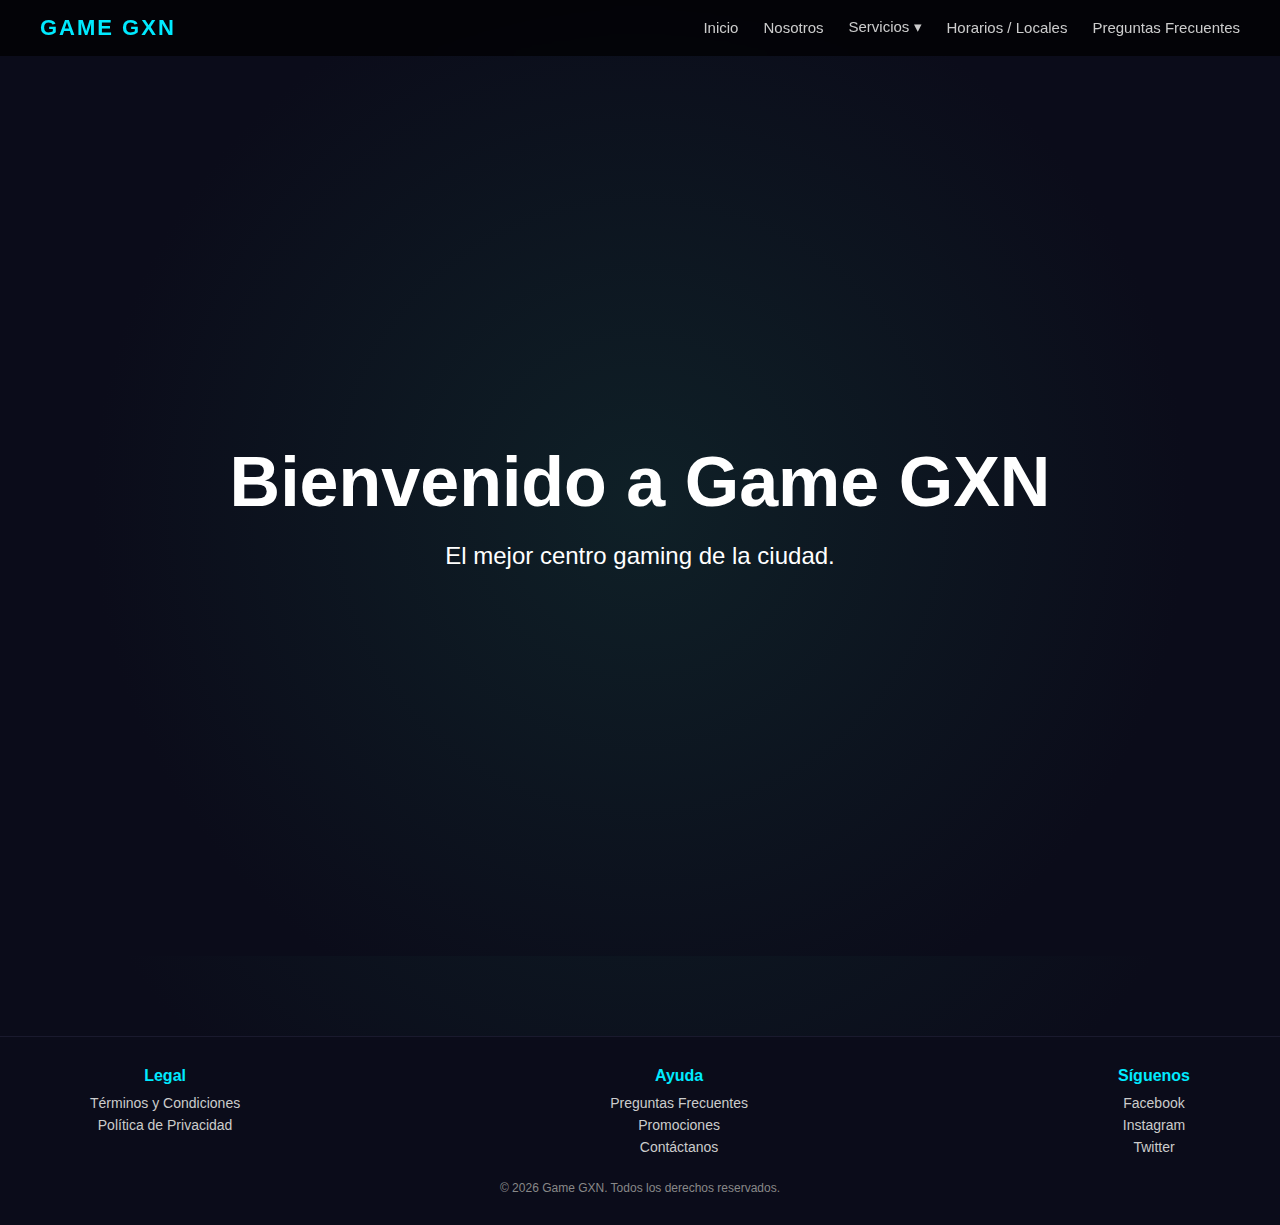
<file: index.html>
<!DOCTYPE html>
<html lang="es">
<head>
    <meta charset="UTF-8">
    <title>Game GXN - Inicio</title>
    <link rel="stylesheet" href="css/estilos.css">
</head>
<body>

<header class="navbar">
    <div class="logo">GAME GXN</div>

    <nav>
        <a href="index.html">Inicio</a>
        <a href="nosotros.html">Nosotros</a>

        <div class="dropdown">
            <button class="dropbtn">Servicios ▾</button>
            <div class="dropdown-content">
                <a href="alquiler.html">Alquilar PC</a>
                <a href="carta.html">Carta</a>
            </div>
        </div>

        <a href="locales.html">Horarios / Locales</a>
        <a href="faq.html">Preguntas Frecuentes</a>
    </nav>
</header>

<main class="hero">
    <h1>Bienvenido a Game GXN</h1>
    <p>El mejor centro gaming de la ciudad.</p>

<div class="floating-words">
    <span class="word">SMURF</span>
    <span class="word">FEDEADO</span>
    <span class="word">ONESHOT</span>
    <span class="word">KDA</span>
    <span class="word">PENTA</span>
    <span class="word">GG</span>
    <span class="word">CRIT</span>
    <span class="word">BUFF</span>
    <span class="word">NOOB</span>
    <span class="word">SLAYER</span>
    <span class="word">ACE</span>
    <span class="word">AFK</span>
    <span class="word">OP</span>
    <span class="word">NERF</span>
    <span class="word">FARM</span>
    <span class="word">STACK</span>
    <span class="word">RUSH</span>
    <span class="word">ZONE</span>
    <span class="word">CLUTCH</span>
    <span class="word">SMITE</span>
    <span class="word">LASTHIT</span>
    <span class="word">CC</span>
    <span class="word">BUFFED</span>
    <span class="word">DEBUFF</span>
    <span class="word">MANA</span>
    <span class="word">HP</span>
    <span class="word">DPS</span>
    <span class="word">TANK</span>
    <span class="word">HEAL</span>
    <span class="word">GANK</span>
    <span class="word">SNIPER</span>
    <span class="word">MIDLANE</span>
    <span class="word">BOT</span>
    <span class="word">TOPLANE</span>
    <span class="word">JUNGLE</span>
    <span class="word">POKE</span>
    <span class="word">SPAM</span>
    <span class="word">RESET</span>
    <span class="word">QUEST</span>
</div>
</main>

<!-- FOOTER EMPRESARIAL -->
<footer class="menu-inferior">
    <div class="footer-container">
        <div class="footer-secciones">

            <!-- Información legal -->
            <div class="footer-seccion">
                <h4>Legal</h4>
                <a href="#">Términos y Condiciones</a>
                <a href="#">Política de Privacidad</a>
            </div>

            <!-- Ayuda y soporte -->
            <div class="footer-seccion">
                <h4>Ayuda</h4>
                <a href="faq.html">Preguntas Frecuentes</a>
                <a href="carta.html">Promociones</a>
                <a href="locales.html">Contáctanos</a>
            </div>

            <!-- Redes sociales -->
            <div class="footer-seccion">
                <h4>Síguenos</h4>
                <a href="https://www.facebook.com" target="_blank">Facebook</a>
                <a href="https://www.instagram.com" target="_blank">Instagram</a>
                <a href="https://www.twitter.com" target="_blank">Twitter</a>
            </div>

        </div>

        <div class="footer-copy">
            &copy; 2026 Game GXN. Todos los derechos reservados.
        </div>
    </div>
</footer>

<script src="js/script_index.js"></script>

</body>
</html>
</file>
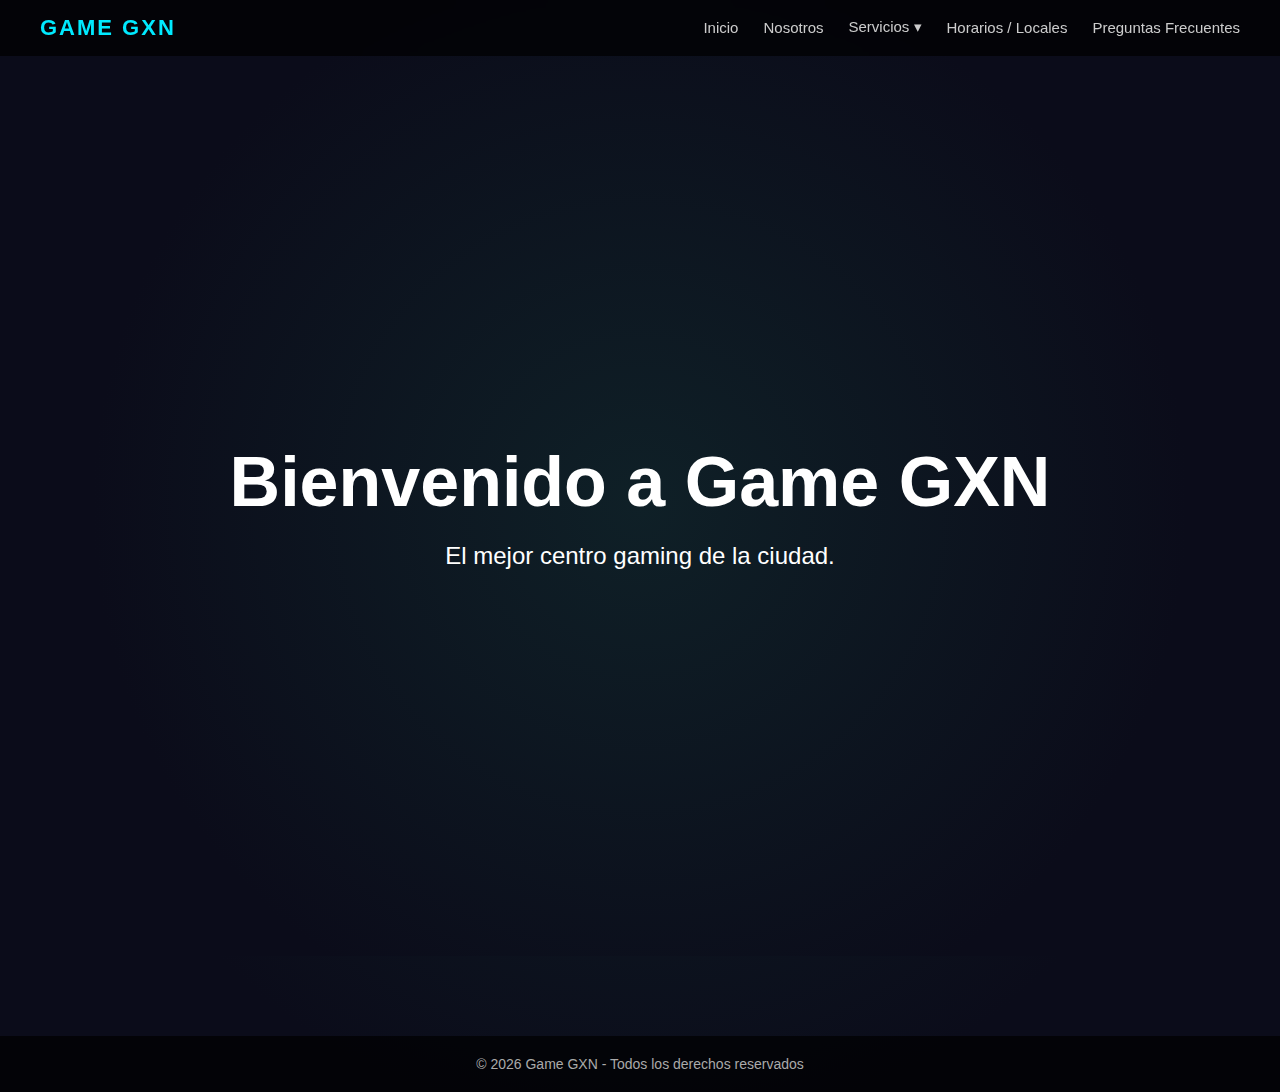
<file: docs/index.html>
<!DOCTYPE html>
<html lang="es">
<head>
    <meta charset="UTF-8">
    <title>Game GXN - Inicio</title>
    <link rel="stylesheet" href="../css/estilos.css">
</head>
<body>

<header class="navbar">
    <div class="logo">GAME GXN</div>

    <nav>
        <a href="index.html">Inicio</a>
        <a href="nosotros.html">Nosotros</a>

        <div class="dropdown">
            <button class="dropbtn">Servicios ▾</button>
            <div class="dropdown-content">
                <a href="alquiler.html">Alquilar PC</a>
                <a href="carta.html">Carta</a>
            </div>
        </div>

        <a href="locales.html">Horarios / Locales</a>
        <a href="faq.html">Preguntas Frecuentes</a>
    </nav>
</header>

<main class="hero">
    <h1>Bienvenido a Game GXN</h1>
    <p>El mejor centro gaming de la ciudad.</p>
</main>

<footer>
    <p>© 2026 Game GXN - Todos los derechos reservados</p>
</footer>

</body>
</html>
</file>
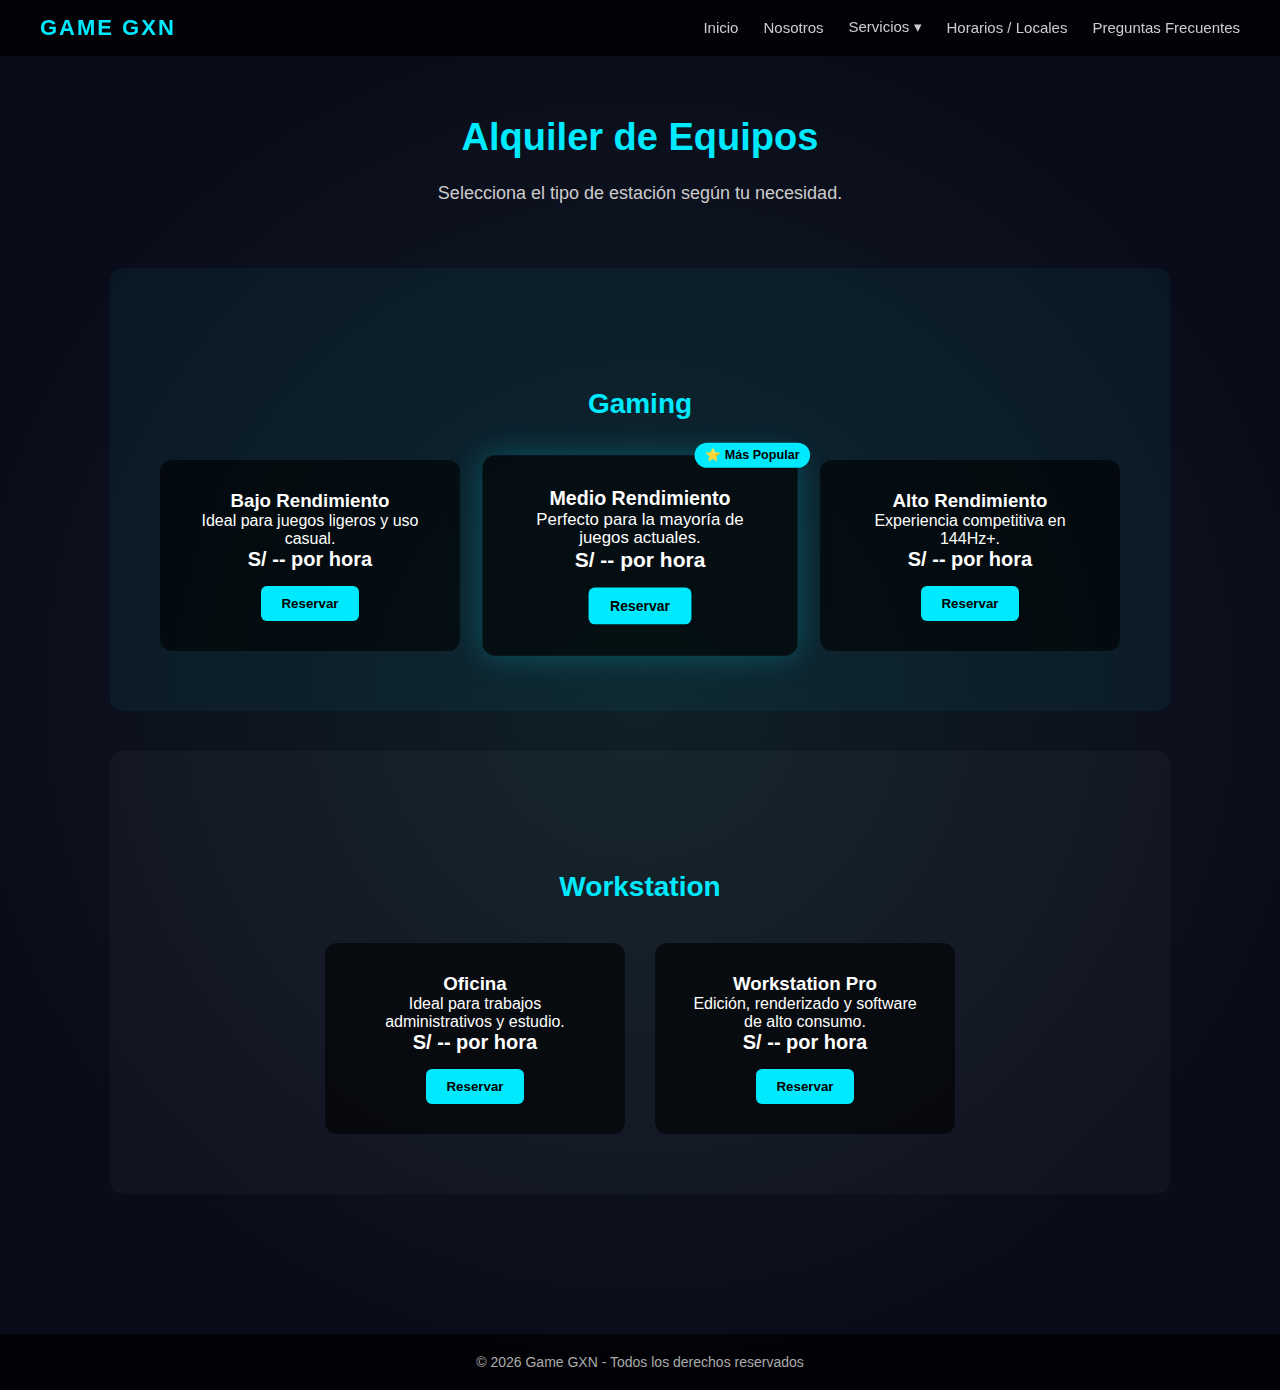
<file: alquiler.html>
<!DOCTYPE html>
<html lang="es">
<head>
    <meta charset="UTF-8">
    <title>Game GXN - Alquiler</title>
    <link rel="stylesheet" href="css/estilos.css">
</head>
<body>

    <!-- NAVBAR -->
    <header class="navbar">
        <div class="logo">GAME GXN</div>

        <nav>
            <a href="index.html">Inicio</a>
            <a href="nosotros.html">Nosotros</a>

            <div class="dropdown">
                <button class="dropbtn">Servicios ▾</button>
                <div class="dropdown-content">
                    <a href="alquiler.html">Alquilar PC</a>
                    <a href="carta.html">Carta</a>
                </div>
            </div>

            <a href="locales.html">Horarios / Locales</a>
            <a href="faq.html">Preguntas Frecuentes</a>
        </nav>
    </header>

    <!-- CONTENIDO -->
    <main class="contenido">

        <section class="bloque-principal">
            <h1>Alquiler de Equipos</h1>
            <p>Selecciona el tipo de estación según tu necesidad.</p>
        </section>

        <!-- ================= GAMING ================= -->
        <section class="seccion gaming">

            <h2 class="categoria">Gaming</h2>

            <div class="planes">

                <div class="plan-card">
                    <h3>Bajo Rendimiento</h3>
                    <p>Ideal para juegos ligeros y uso casual.</p>
                    <div class="precio">S/ -- por hora</div>
                    <button class="btn">Reservar</button>
                </div>

                <div class="plan-card destacado">
                    <div class="badge">⭐ Más Popular</div>
                    <h3>Medio Rendimiento</h3>
                    <p>Perfecto para la mayoría de juegos actuales.</p>
                    <div class="precio">S/ -- por hora</div>
                    <button class="btn">Reservar</button>
                </div>

                <div class="plan-card">
                    <h3>Alto Rendimiento</h3>
                    <p>Experiencia competitiva en 144Hz+.</p>
                    <div class="precio">S/ -- por hora</div>
                    <button class="btn">Reservar</button>
                </div>

            </div>

        </section>

        <!-- ================= WORKSTATION ================= -->
        <section class="seccion workstation">

            <h2 class="categoria">Workstation</h2>

            <div class="planes">

                <div class="plan-card">
                    <h3>Oficina</h3>
                    <p>Ideal para trabajos administrativos y estudio.</p>
                    <div class="precio">S/ -- por hora</div>
                    <button class="btn">Reservar</button>
                </div>

                <div class="plan-card">
                    <h3>Workstation Pro</h3>
                    <p>Edición, renderizado y software de alto consumo.</p>
                    <div class="precio">S/ -- por hora</div>
                    <button class="btn">Reservar</button>
                </div>

            </div>

        </section>

    </main>

    <!-- FOOTER -->
    <footer>
        <p>© 2026 Game GXN - Todos los derechos reservados</p>
    </footer>

</body>
</html>
</file>
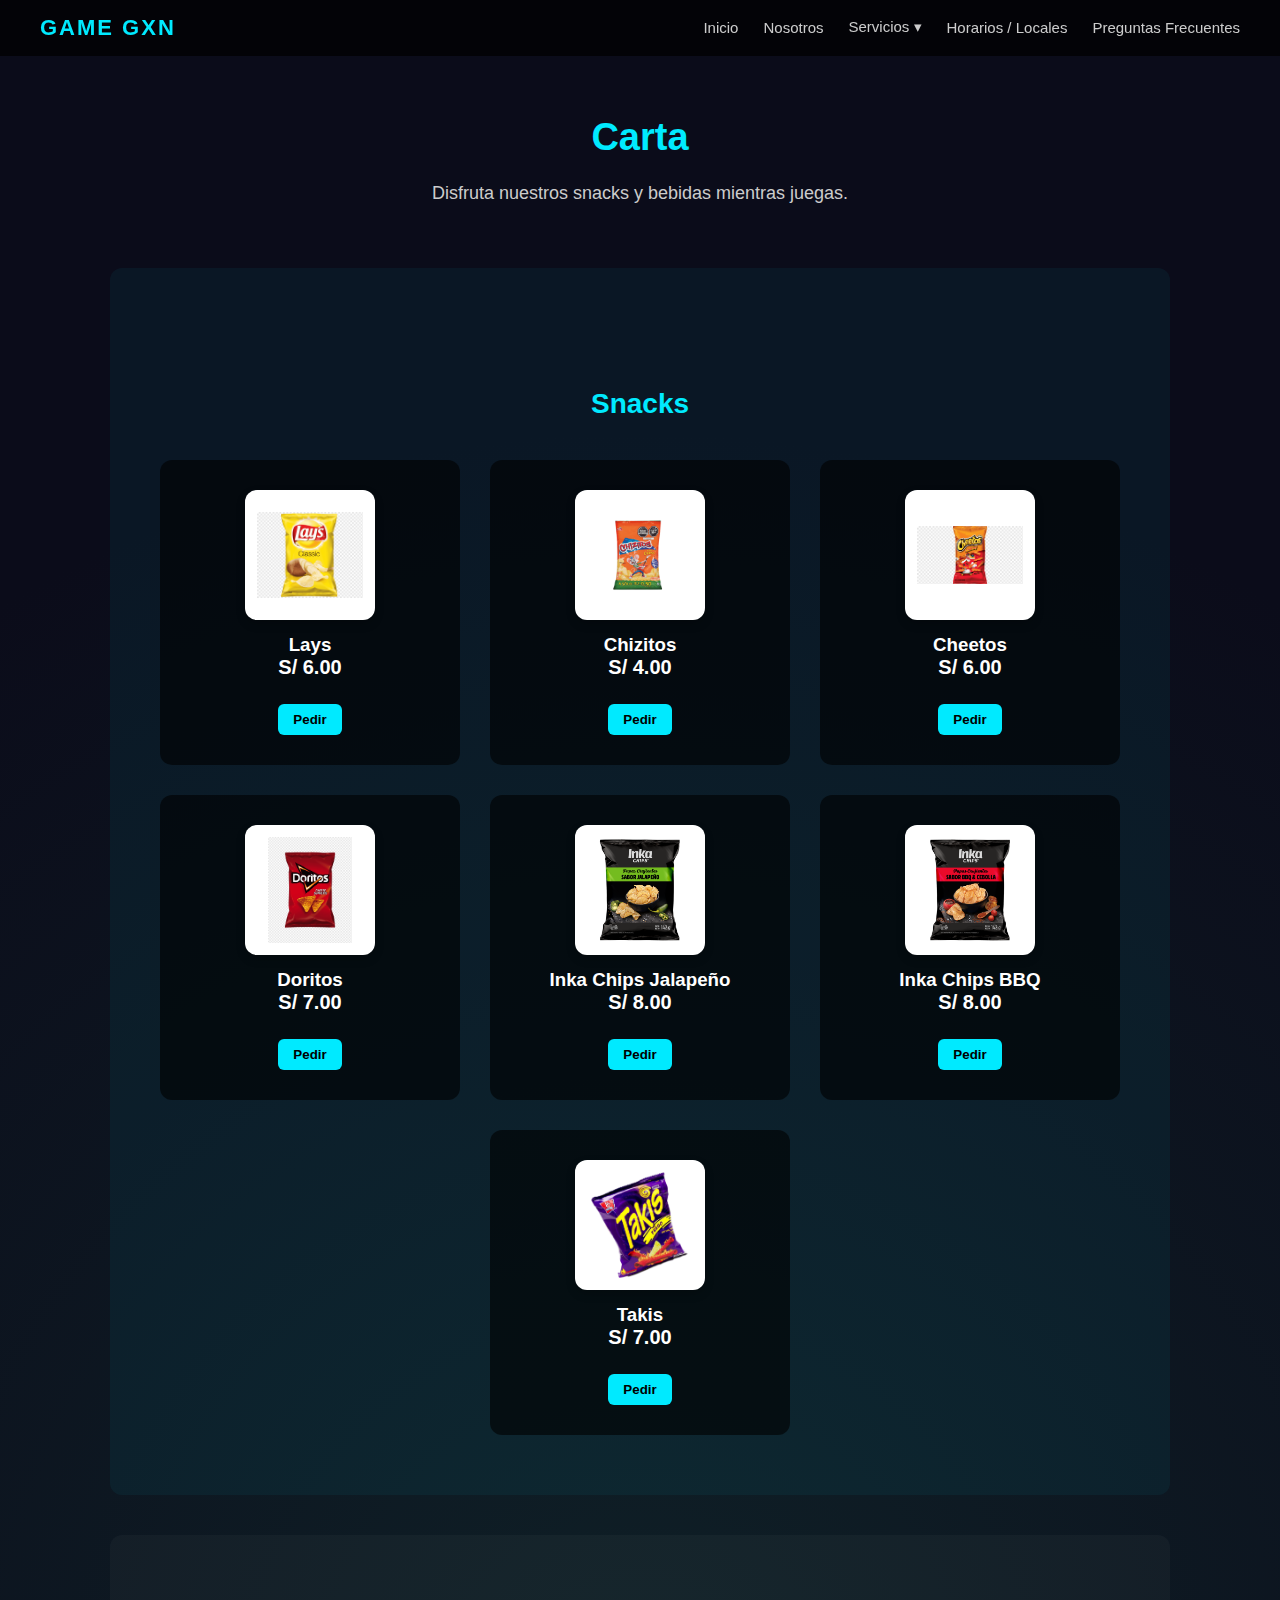
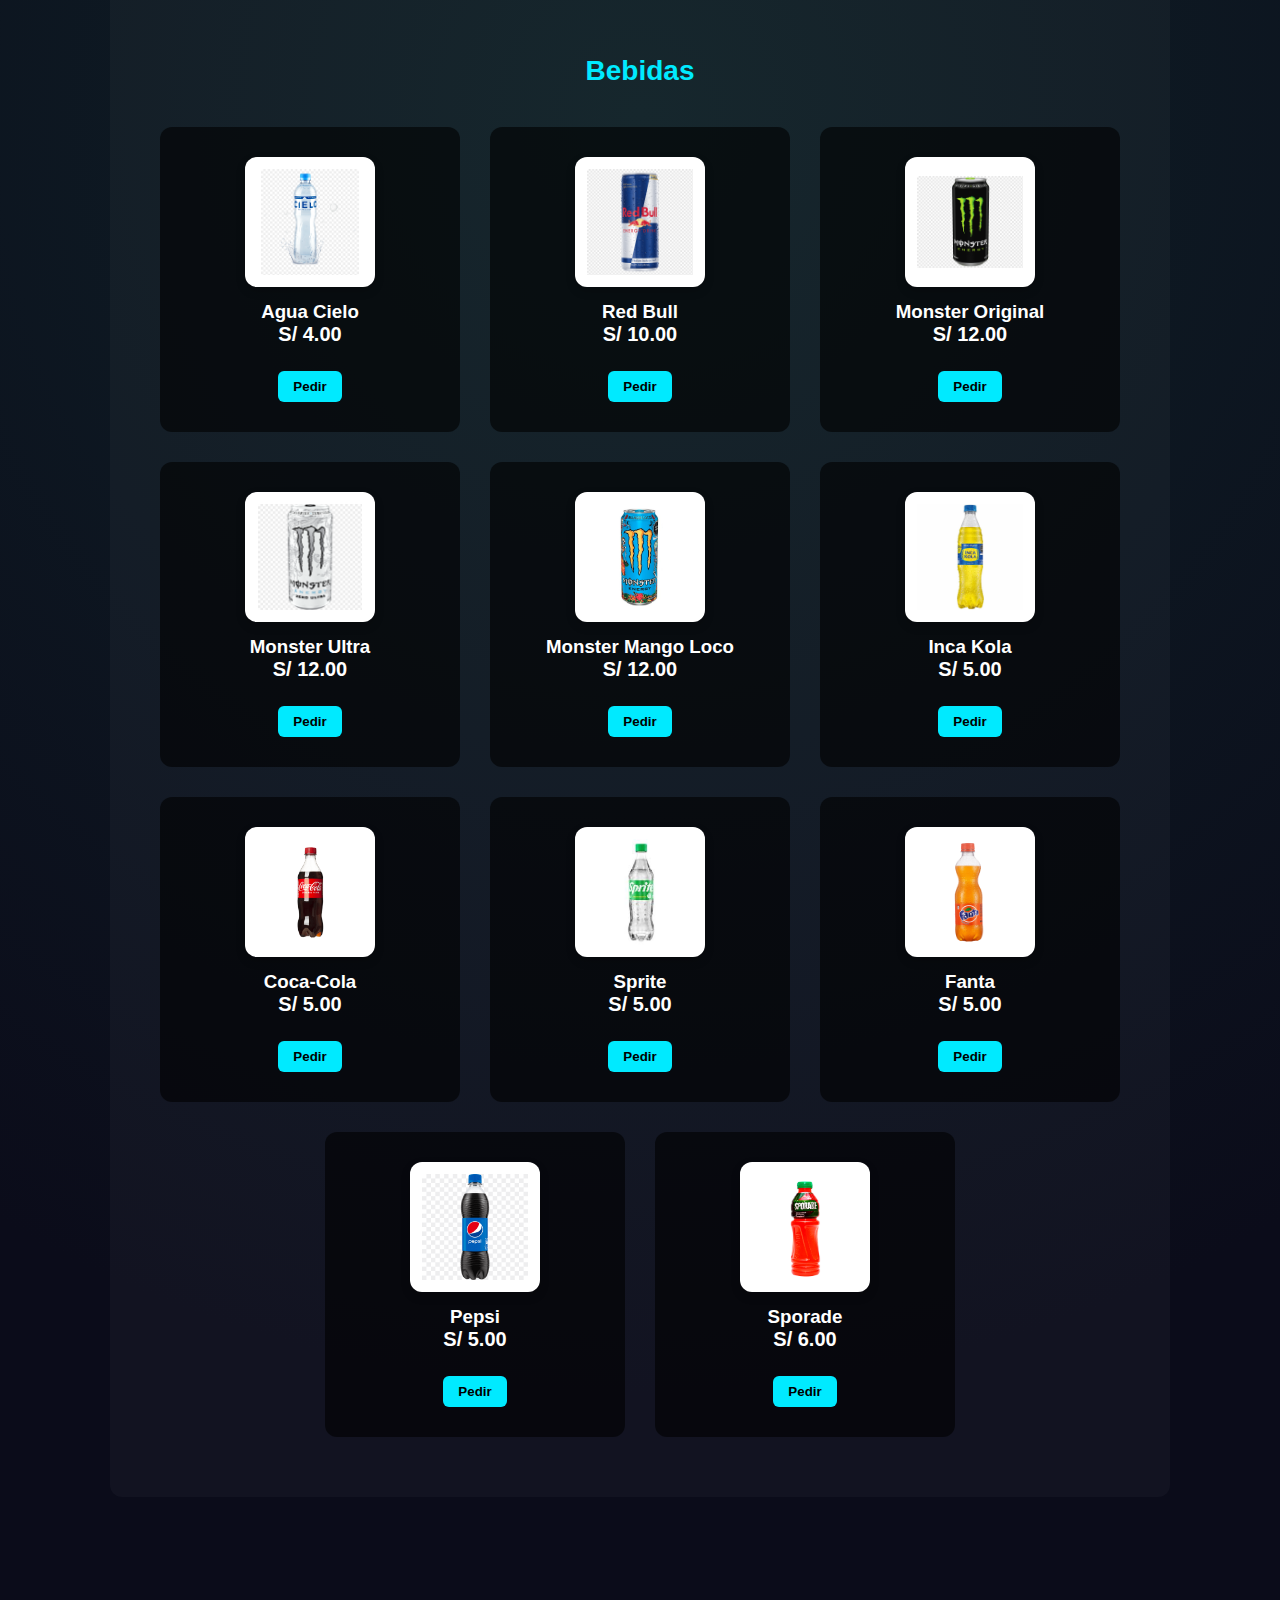
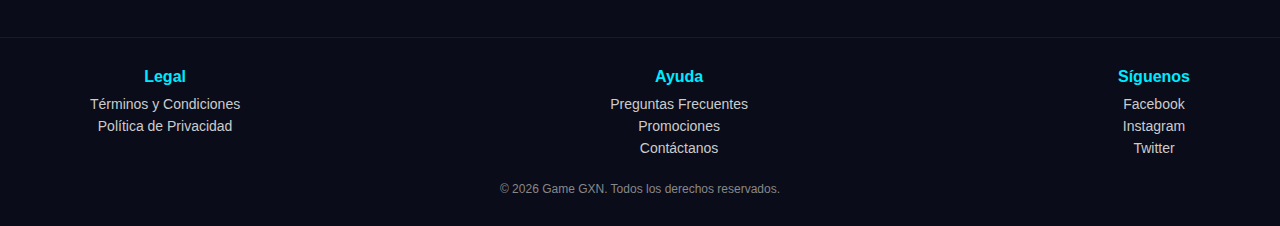
<file: carta.html>
<!DOCTYPE html>
<html lang="es">
<head>
    <meta charset="UTF-8">
    <title>Game GXN - Carta</title>
    <link rel="stylesheet" href="css/estilos.css">
</head>
<body>

<header class="navbar">
    <div class="logo">GAME GXN</div>

    <nav>
        <a href="index.html">Inicio</a>
        <a href="nosotros.html">Nosotros</a>

        <div class="dropdown">
            <button class="dropbtn">Servicios ▾</button>
            <div class="dropdown-content">
                <a href="alquiler.html">Alquilar PC</a>
                <a href="carta.html">Carta</a>
            </div>
        </div>

        <a href="locales.html">Horarios / Locales</a>
        <a href="faq.html">Preguntas Frecuentes</a>
    </nav>
</header>

<main class="contenido">

    <section class="bloque-principal">
        <h1>Carta</h1>
        <p>Disfruta nuestros snacks y bebidas mientras juegas.</p>
    </section>

    <!-- SNACKS -->
    <section class="seccion gaming">
        <h2 class="categoria">Snacks</h2>
        <div class="planes">

            <div class="plan-card">
                <img src="imagenes/carta/snacks/papas_lays.png" alt="Lays" class="producto-img">
                <h3>Lays</h3>
                <div class="precio">S/ 6.00</div>
                <button class="btn btn-pedir">Pedir</button>
            </div>

            <div class="plan-card">
                <img src="imagenes/carta/snacks/chizitos.png" alt="Chizitos" class="producto-img">
                <h3>Chizitos</h3>
                <div class="precio">S/ 4.00</div>
                <button class="btn btn-pedir">Pedir</button>
            </div>

            <div class="plan-card">
                <img src="imagenes/carta/snacks/cheetos.png" alt="Cheetos" class="producto-img">
                <h3>Cheetos</h3>
                <div class="precio">S/ 6.00</div>
                <button class="btn btn-pedir">Pedir</button>
            </div>

            <div class="plan-card">
                <img src="imagenes/carta/snacks/doritos.png" alt="Doritos" class="producto-img">
                <h3>Doritos</h3>
                <div class="precio">S/ 7.00</div>
                <button class="btn btn-pedir">Pedir</button>
            </div>

            <div class="plan-card">
                <img src="imagenes/carta/snacks/jalapeno.png" alt="Inka Chips Jalapeño" class="producto-img">
                <h3>Inka Chips Jalapeño</h3>
                <div class="precio">S/ 8.00</div>
                <button class="btn btn-pedir">Pedir</button>
            </div>

            <div class="plan-card">
                <img src="imagenes/carta/snacks/bbq.png" alt="Inka Chips BBQ" class="producto-img">
                <h3>Inka Chips BBQ</h3>
                <div class="precio">S/ 8.00</div>
                <button class="btn btn-pedir">Pedir</button>
            </div>

            <div class="plan-card">
                <img src="imagenes/carta/snacks/takis.png" alt="Takis" class="producto-img">
                <h3>Takis</h3>
                <div class="precio">S/ 7.00</div>
                <button class="btn btn-pedir">Pedir</button>
            </div>

        </div>
    </section>

    <!-- BEBIDAS -->
    <section class="seccion workstation">
        <h2 class="categoria">Bebidas</h2>
        <div class="planes">

            <div class="plan-card">
                <img src="imagenes/carta/bebidas/cielo.png" alt="Agua Cielo" class="producto-img">
                <h3>Agua Cielo</h3>
                <div class="precio">S/ 4.00</div>
                <button class="btn btn-pedir">Pedir</button>
            </div>

            <div class="plan-card">
                <img src="imagenes/carta/bebidas/redbull.png" alt="Red Bull" class="producto-img">
                <h3>Red Bull</h3>
                <div class="precio">S/ 10.00</div>
                <button class="btn btn-pedir">Pedir</button>
            </div>

            <div class="plan-card">
                <img src="imagenes/carta/bebidas/monster.png" alt="Monster Original" class="producto-img">
                <h3>Monster Original</h3>
                <div class="precio">S/ 12.00</div>
                <button class="btn btn-pedir">Pedir</button>
            </div>

            <div class="plan-card">
                <img src="imagenes/carta/bebidas/monster_ultra.png" alt="Monster Ultra" class="producto-img">
                <h3>Monster Ultra</h3>
                <div class="precio">S/ 12.00</div>
                <button class="btn btn-pedir">Pedir</button>
            </div>

            <div class="plan-card">
                <img src="imagenes/carta/bebidas/monster_mango.png" alt="Monster Mango Loco" class="producto-img">
                <h3>Monster Mango Loco</h3>
                <div class="precio">S/ 12.00</div>
                <button class="btn btn-pedir">Pedir</button>
            </div>

            <div class="plan-card">
                <img src="imagenes/carta/bebidas/inkacola.png" alt="Inca Kola" class="producto-img">
                <h3>Inca Kola</h3>
                <div class="precio">S/ 5.00</div>
                <button class="btn btn-pedir">Pedir</button>
            </div>

            <div class="plan-card">
                <img src="imagenes/carta/bebidas/cocacola.png" alt="Coca Cola" class="producto-img">
                <h3>Coca-Cola</h3>
                <div class="precio">S/ 5.00</div>
                <button class="btn btn-pedir">Pedir</button>
            </div>

            <div class="plan-card">
                <img src="imagenes/carta/bebidas/sprite.png" alt="Sprite" class="producto-img">
                <h3>Sprite</h3>
                <div class="precio">S/ 5.00</div>
                <button class="btn btn-pedir">Pedir</button>
            </div>

            <div class="plan-card">
                <img src="imagenes/carta/bebidas/fanta.png" alt="Fanta" class="producto-img">
                <h3>Fanta</h3>
                <div class="precio">S/ 5.00</div>
                <button class="btn btn-pedir">Pedir</button>
            </div>

            <div class="plan-card">
                <img src="imagenes/carta/bebidas/pepsi.png" alt="Pepsi" class="producto-img">
                <h3>Pepsi</h3>
                <div class="precio">S/ 5.00</div>
                <button class="btn btn-pedir">Pedir</button>
            </div>

            <div class="plan-card">
                <img src="imagenes/carta/bebidas/sporade.png" alt="Sporade" class="producto-img">
                <h3>Sporade</h3>
                <div class="precio">S/ 6.00</div>
                <button class="btn btn-pedir">Pedir</button>
            </div>

        </div>
    </section>

</main>

<!-- FOOTER EMPRESARIAL -->
<footer class="menu-inferior">
    <div class="footer-container">
        <div class="footer-secciones">

            <!-- Información legal -->
            <div class="footer-seccion">
                <h4>Legal</h4>
                <a href="#">Términos y Condiciones</a>
                <a href="#">Política de Privacidad</a>
            </div>

            <!-- Ayuda y soporte -->
            <div class="footer-seccion">
                <h4>Ayuda</h4>
                <a href="faq.html">Preguntas Frecuentes</a>
                <a href="carta.html">Promociones</a>
                <a href="locales.html">Contáctanos</a>
            </div>

            <!-- Redes sociales -->
            <div class="footer-seccion">
                <h4>Síguenos</h4>
                <a href="https://www.facebook.com" target="_blank">Facebook</a>
                <a href="https://www.instagram.com" target="_blank">Instagram</a>
                <a href="https://www.twitter.com" target="_blank">Twitter</a>
            </div>

        </div>

        <div class="footer-copy">
            &copy; 2026 Game GXN. Todos los derechos reservados.
        </div>
    </div>
</footer>

<!-- MODAL PEDIDO -->
<div id="modalPedido" class="modal">
    <div class="modal-contenido">
        <span class="cerrar">&times;</span>
        <h2>Realizar Pedido</h2>

        <label>Número de PC:</label>
        <input type="number" id="pcNumero" placeholder="Ej: 12">

        <label>Código de Reserva:</label>
        <input type="text" id="codigoReserva" placeholder="Ej: GXN123">

        <hr>

        <label>Producto:</label>
        <select id="productoSelect">
            <optgroup label="Snacks">
            <option value="6">Lay’s - S/ 6.00</option>
            <option value="4">Chizitos - S/ 4.00</option>
            <option value="6">Cheetos - S/ 6.00</option>
            <option value="7">Doritos - S/ 7.00</option>
            <option value="8">Inka Chips Jalapeño - S/ 8.00</option>
            <option value="8">Inka Chips BBQ - S/ 8.00</option>
            <option value="7">Takis - S/ 7.00</option>
            </optgroup>
            <optgroup label="Bebidas">
            <option value="4">Agua Cielo - S/ 4.00</option>
            <option value="10">Red Bull - S/ 10.00</option>
            <option value="12">Monster Original - S/ 12.00</option>
            <option value="12">Monster Ultra - S/ 12.00</option>
            <option value="12">Monster Mango Loco - S/ 12.00</option>
            <option value="5">Inca Kola - S/ 5.00</option>
            <option value="5">Coca-Cola - S/ 5.00</option>
            <option value="5">Sprite - S/ 5.00</option>
            <option value="5">Fanta - S/ 5.00</option>
            <option value="6">Sporade - S/ 6.00</option>
            </optgroup>
        </select>

        <label>Cantidad:</label>
        <input type="number" id="cantidad" value="1" min="1">

        <button class="btn" id="agregarProducto">Agregar</button>

        <h3>Pedido:</h3>
        <ul id="listaPedido"></ul>

        <h3>Total: S/ <span id="total">0</span></h3>

        <button class="btn" id="confirmarPedido">Confirmar Pedido</button>
    </div>
</div>

<script src="js/script_carta.js"></script>

</body>
</html>
</file>
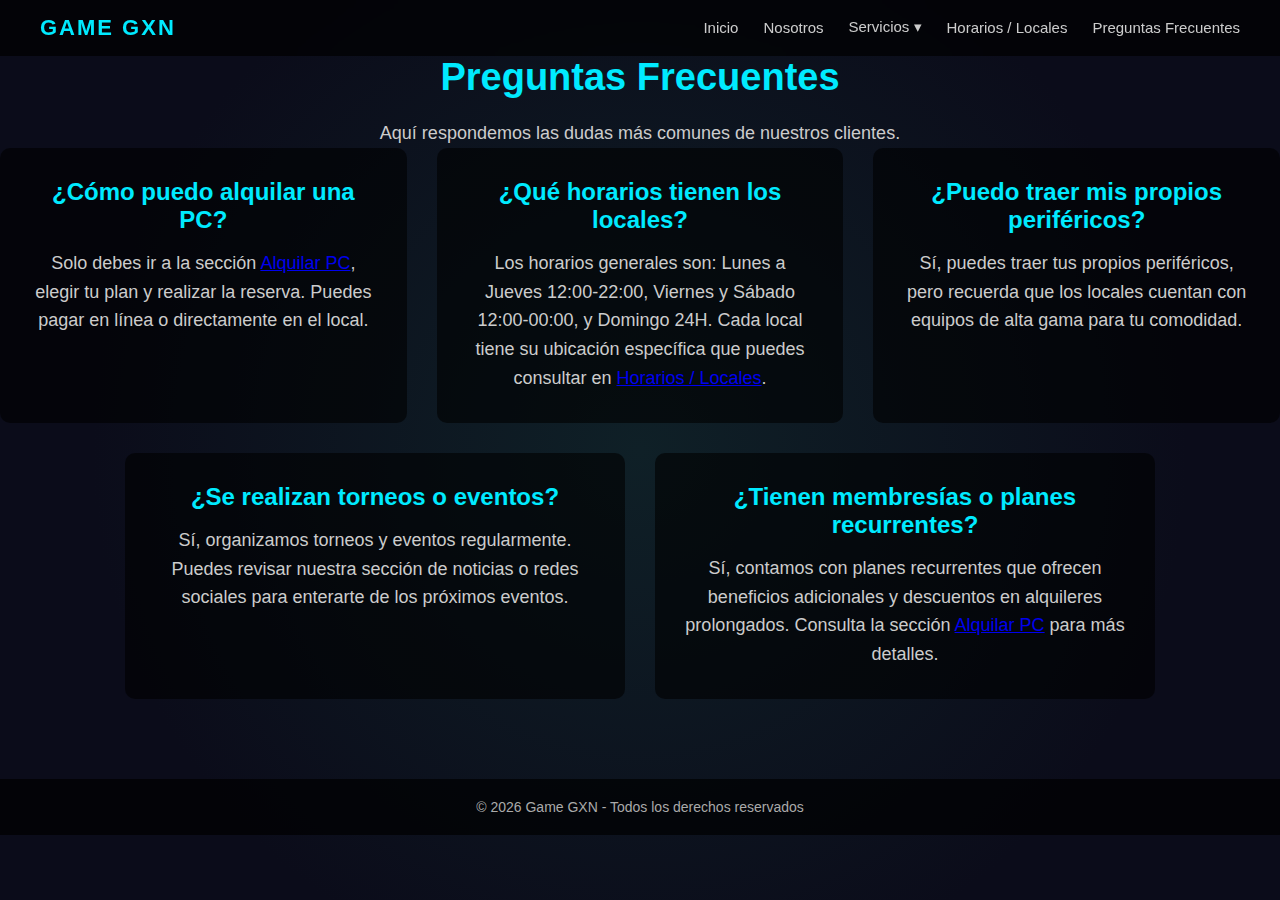
<file: faq.html>
<!DOCTYPE html>
<html lang="es">
<head>
    <meta charset="UTF-8">
    <title>Game GXN - Preguntas Frecuentes</title>
    <link rel="stylesheet" href="css/estilos.css">
</head>
<body>

<header class="navbar">
    <div class="logo">GAME GXN</div>
    <nav>
        <a href="index.html">Inicio</a>
        <a href="nosotros.html">Nosotros</a>
        <div class="dropdown">
            <button class="dropbtn">Servicios ▾</button>
            <div class="dropdown-content">
                <a href="alquiler.html">Alquilar PC</a>
                <a href="carta.html">Carta</a>
            </div>
        </div>
        <a href="locales.html">Horarios / Locales</a>
        <a href="faq.html">Preguntas Frecuentes</a>
    </nav>
</header>

<main class="bloque-principal">
    <h1>Preguntas Frecuentes</h1>
    <p>Aquí respondemos las dudas más comunes de nuestros clientes.</p>

    <div class="bloques-secundarios">

        <div class="card">
            <h2>¿Cómo puedo alquilar una PC?</h2>
            <p>Solo debes ir a la sección <a href="alquiler.html">Alquilar PC</a>, elegir tu plan y realizar la reserva. Puedes pagar en línea o directamente en el local.</p>
        </div>

        <div class="card">
            <h2>¿Qué horarios tienen los locales?</h2>
            <p>Los horarios generales son: Lunes a Jueves 12:00-22:00, Viernes y Sábado 12:00-00:00, y Domingo 24H. Cada local tiene su ubicación específica que puedes consultar en <a href="locales.html">Horarios / Locales</a>.</p>
        </div>

        <div class="card">
            <h2>¿Puedo traer mis propios periféricos?</h2>
            <p>Sí, puedes traer tus propios periféricos, pero recuerda que los locales cuentan con equipos de alta gama para tu comodidad.</p>
        </div>

        <div class="card">
            <h2>¿Se realizan torneos o eventos?</h2>
            <p>Sí, organizamos torneos y eventos regularmente. Puedes revisar nuestra sección de noticias o redes sociales para enterarte de los próximos eventos.</p>
        </div>

        <div class="card">
            <h2>¿Tienen membresías o planes recurrentes?</h2>
            <p>Sí, contamos con planes recurrentes que ofrecen beneficios adicionales y descuentos en alquileres prolongados. Consulta la sección <a href="alquiler.html">Alquilar PC</a> para más detalles.</p>
        </div>

    </div>
</main>

<footer>
    <p>© 2026 Game GXN - Todos los derechos reservados</p>
</footer>

</body>
</html>
</file>
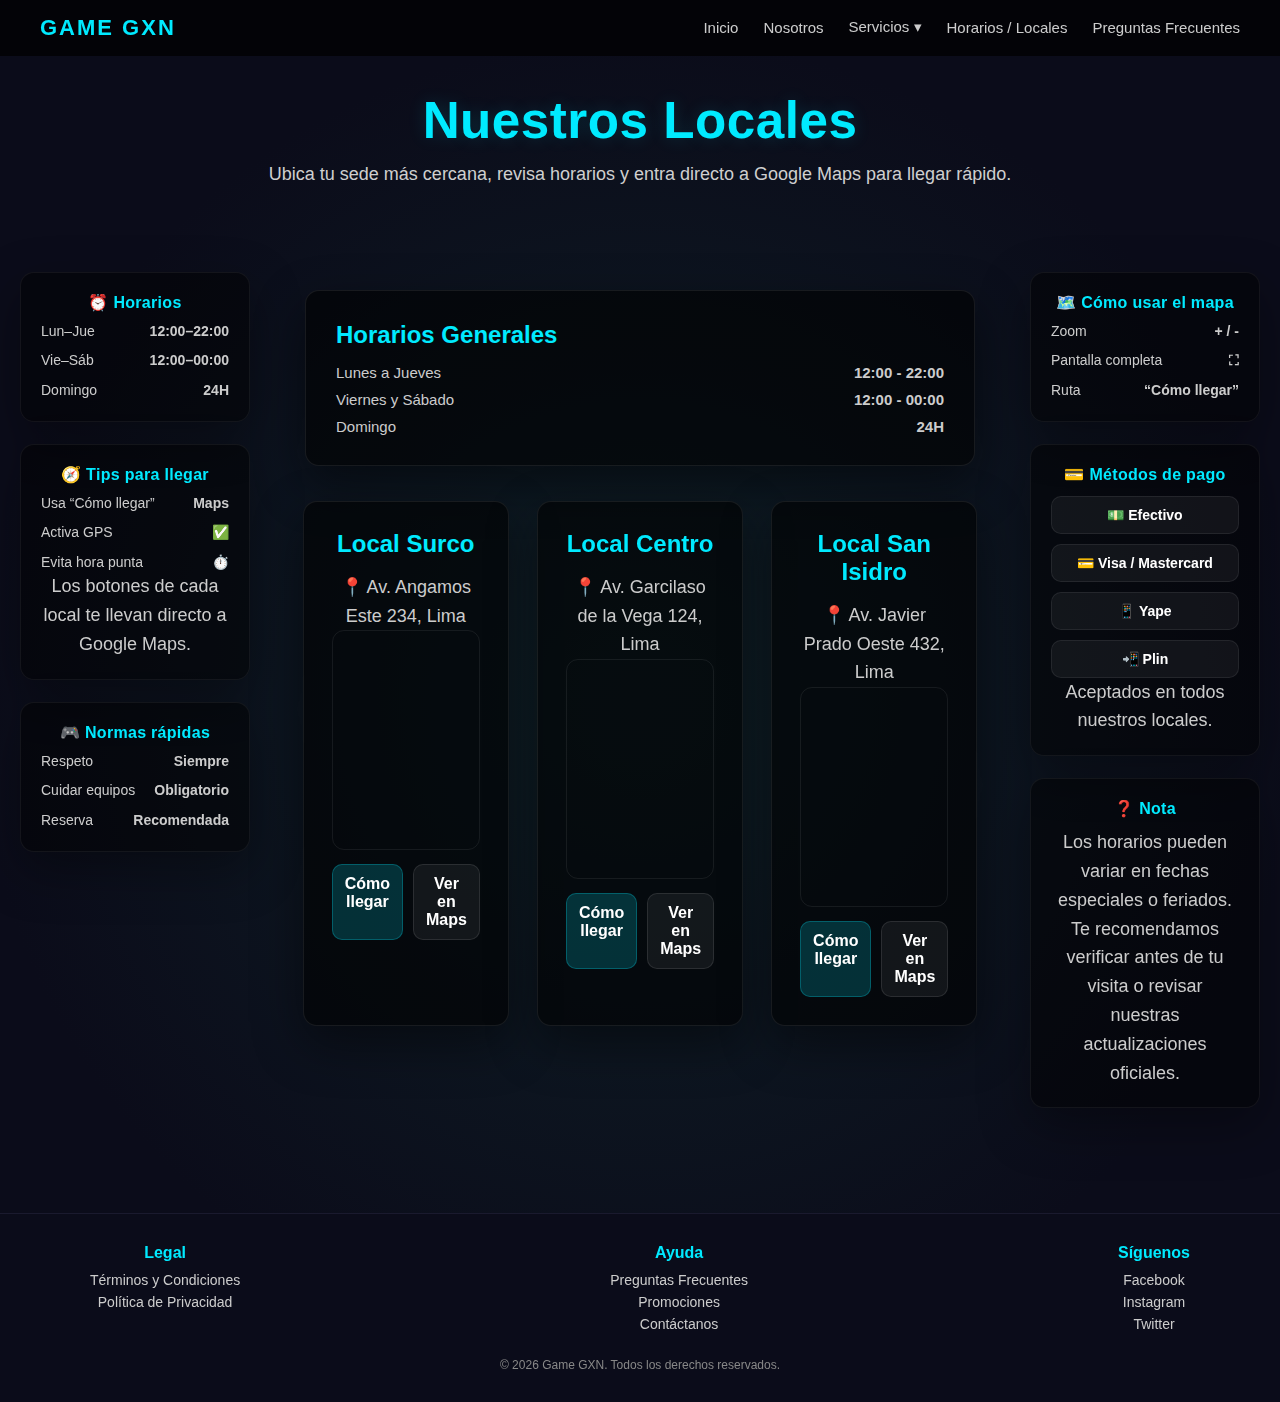
<file: locales.html>
<!DOCTYPE html>
<html lang="es">
<head>
  <meta charset="UTF-8">
  <meta name="viewport" content="width=device-width, initial-scale=1">
  <title>Game GXN - Horarios / Locales</title>
  <link rel="stylesheet" href="css/estilos.css">

  <style>
    .locales-page{
      max-width: 1400px;
      margin: 0 auto;
      padding: 35px 20px 25px;
    }

    .locales-layout{
      display: grid;
      grid-template-columns: 230px minmax(0, 1.6fr) 230px;
      gap: 55px;
      align-items: start;
    }

    .locales-header{
      grid-column: 1 / -1;
      text-align:center;
      margin-bottom: 28px;
    }
    .locales-header h1{
      font-size: clamp(30px, 4vw, 52px);
      text-shadow: 0 0 18px rgba(0, 234, 255, 0.15);
      margin-bottom: 10px;
      letter-spacing: .5px;
    }
    .locales-header p{
      max-width: 820px;
      margin: 0 auto;
      color: #cfcfcf;
      line-height: 1.6;
    }

    .side{
      position: sticky;
      top: 90px;
      display: grid;
      gap: 22px;
    }

    .mini-card{
      background: rgba(0,0,0,0.50);
      border: 1px solid rgba(255,255,255,0.06);
      border-radius: 14px;
      padding: 20px;
      box-shadow: 0 18px 50px rgba(0,0,0,.35);
    }

    .mini-card h3{
      margin: 0 0 10px;
      color: #00eaff;
      font-size: 16px;
      letter-spacing: .3px;
    }

    .mini-list{
      list-style: none;
      padding: 0;
      margin: 0;
      display: grid;
      gap: 10px;
      color: #ccc;
      font-size: 14px;
      line-height: 1.4;
    }

    .mini-list li{
      display:flex;
      justify-content: space-between;
      gap: 12px;
    }

    .mini-note{
      margin-top:10px;
      color:#ccc;
      font-size:13px;
      line-height:1.5;
    }

    .card.horarios{
      max-width: 100%;
      margin: 18px auto 35px;
      text-align: left !important;
      border: 1px solid rgba(255,255,255,0.08);
      border-radius: 14px;
      box-shadow: 0 18px 50px rgba(0,0,0,.45);
    }
    .card.horarios ul{
      list-style: none;
      padding: 0;
      margin-top: 10px;
      display: grid;
      gap: 10px;
    }
    .card.horarios li{
      display:flex;
      justify-content: space-between;
      gap: 16px;
      color:#ccc;
      font-size: 15px;
    }

    .centro .bloques-secundarios{
      display:grid !important;
      grid-template-columns: repeat(3, 1fr);
      gap: 28px;
      align-items: stretch;
    }
    .centro .bloques-secundarios .card{
      max-width: none !important;
      flex: initial !important;
      border-radius: 14px;
      border: 1px solid rgba(255,255,255,0.08);
      box-shadow: 0 18px 50px rgba(0,0,0,.45);
      padding: 28px;
    }

    .dir{
      margin: 8px 0 14px;
      color: #cfcfcf;
      font-size: 14px;
      line-height: 1.4;
    }

    iframe{
      border-radius: 12px;
      border: 1px solid rgba(255,255,255,0.07) !important;
      overflow:hidden;
      height: 220px;
      display:block;
    }

    .local-actions{
      display:flex;
      gap: 10px;
      margin-top: 14px;
    }
    .local-actions a{
      width: 100%;
      text-align:center;
      padding: 10px 12px;
      border-radius: 10px;
      font-weight: 800;
      text-decoration: none;
      transition: .25s ease;
      border: 1px solid rgba(255,255,255,0.10);
      color: white;
      background: rgba(255,255,255,0.06);
    }
    .local-actions a.primary{
      background: rgba(0,234,255,0.18);
      border-color: rgba(0,234,255,0.25);
    }
    .local-actions a:hover{ transform: translateY(-1px); }

    .payment-list{
      display: grid;
      gap: 10px;
      margin-top: 12px;
    }
    .payment-item{
      padding: 10px 12px;
      border-radius: 10px;
      background: rgba(255,255,255,0.05);
      border: 1px solid rgba(255,255,255,0.08);
      font-size: 14px;
      font-weight: 650;
      color: #fff;
      user-select: none;
    }
    .payment-note{
      margin-top: 12px;
      color:#aaa;
      font-size:13px;
      line-height:1.5;
    }

    @media (max-width: 950px){
      .locales-layout{
        grid-template-columns: 1fr;
        gap: 30px;
      }
      .side{
        position: static;
        grid-template-columns: 1fr 1fr;
      }
      .centro .bloques-secundarios{
        grid-template-columns: repeat(2, 1fr);
      }
    }

    @media (max-width: 640px){
      .side{
        grid-template-columns: 1fr;
      }
      .centro .bloques-secundarios{
        grid-template-columns: 1fr;
      }
      .local-actions{
        flex-direction: column;
      }
      .card.horarios{
        text-align:center !important;
      }
      .card.horarios li{
        justify-content:center;
        flex-wrap: wrap;
        gap: 10px;
      }
    }
  </style>
</head>

<body>

<header class="navbar">
  <div class="logo">GAME GXN</div>
  <nav>
    <a href="index.html">Inicio</a>
    <a href="nosotros.html">Nosotros</a>

    <div class="dropdown">
      <button class="dropbtn" type="button">Servicios ▾</button>
      <div class="dropdown-content">
        <a href="alquiler.html">Alquilar PC</a>
        <a href="carta.html">Carta</a>
      </div>
    </div>

    <a href="locales.html">Horarios / Locales</a>
    <a href="faq.html">Preguntas Frecuentes</a>
  </nav>
</header>

<main class="bloque-principal locales-page">
  <div class="locales-layout">

    <div class="locales-header">
      <h1>Nuestros Locales</h1>
      <p>Ubica tu sede más cercana, revisa horarios y entra directo a Google Maps para llegar rápido.</p>
    </div>

    <aside class="side">
      <div class="mini-card">
        <h3>⏰ Horarios</h3>
        <ul class="mini-list">
          <li><span>Lun–Jue</span><strong>12:00–22:00</strong></li>
          <li><span>Vie–Sáb</span><strong>12:00–00:00</strong></li>
          <li><span>Domingo</span><strong>24H</strong></li>
        </ul>
      </div>

      <div class="mini-card">
        <h3>🧭 Tips para llegar</h3>
        <ul class="mini-list">
          <li><span>Usa “Cómo llegar”</span><strong>Maps</strong></li>
          <li><span>Activa GPS</span><strong>✅</strong></li>
          <li><span>Evita hora punta</span><strong>⏱️</strong></li>
        </ul>
        <p class="mini-note">Los botones de cada local te llevan directo a Google Maps.</p>
      </div>

      <div class="mini-card">
        <h3>🎮 Normas rápidas</h3>
        <ul class="mini-list">
          <li><span>Respeto</span><strong>Siempre</strong></li>
          <li><span>Cuidar equipos</span><strong>Obligatorio</strong></li>
          <li><span>Reserva</span><strong>Recomendada</strong></li>
        </ul>
      </div>
    </aside>

    <section class="centro">
      <div class="card horarios">
        <h2>Horarios Generales</h2>
        <ul>
          <li><span>Lunes a Jueves</span><strong>12:00 - 22:00</strong></li>
          <li><span>Viernes y Sábado</span><strong>12:00 - 00:00</strong></li>
          <li><span>Domingo</span><strong>24H</strong></li>
        </ul>
      </div>

      <div class="bloques-secundarios">

        <div class="card">
          <h2>Local Surco</h2>
          <p class="dir">📍 Av. Angamos Este 234, Lima</p>
          <iframe
            src="https://www.google.com/maps/embed?pb=!1m14!1m12!1m3!1d451.47990992824674!2d-77.00165064522064!3d-12.112069741815217!2m3!1f0!2f0!3f0!3m2!1i1024!2i768!4f13.1!5e0!3m2!1ses-419!2spe!4v1771825187271!5m2!1ses-419!2spe"
            width="100%" height="200" style="border:0;" allowfullscreen="" loading="lazy">
          </iframe>
          <div class="local-actions">
            <a class="primary" target="_blank" rel="noopener"
              href="https://www.google.com/maps/dir/?api=1&destination=-12.112069741815217,-77.00165064522064">Cómo llegar</a>
            <a target="_blank" rel="noopener"
              href="https://www.google.com/maps/search/?api=1&query=-12.112069741815217,-77.00165064522064">Ver en Maps</a>
          </div>
        </div>

        <div class="card">
          <h2>Local Centro</h2>
          <p class="dir">📍 Av. Garcilaso de la Vega 124, Lima</p>
          <iframe
            src="https://www.google.com/maps/embed?pb=!1m14!1m12!1m3!1d372.4873207171442!2d-77.03813594691732!3d-12.055064653868543!2m3!1f0!2f0!3f0!3m2!1i1024!2i768!4f13.1!5e0!3m2!1ses-419!2spe!4v1771825329944!5m2!1ses-419!2spe"
            width="100%" height="200" style="border:0;" allowfullscreen="" loading="lazy">
          </iframe>
          <div class="local-actions">
            <a class="primary" target="_blank" rel="noopener"
              href="https://www.google.com/maps/dir/?api=1&destination=-12.055064653868543,-77.03813594691732">Cómo llegar</a>
            <a target="_blank" rel="noopener"
              href="https://www.google.com/maps/search/?api=1&query=-12.055064653868543,-77.03813594691732">Ver en Maps</a>
          </div>
        </div>

        <div class="card">
          <h2>Local San Isidro</h2>
          <p class="dir">📍 Av. Javier Prado Oeste 432, Lima</p>
          <iframe
            src="https://www.google.com/maps/embed?pb=!1m14!1m12!1m3!1d663.6002215083915!2d-77.04635123698333!3d-12.094095147543776!2m3!1f0!2f0!3f0!3m2!1i1024!2i768!4f13.1!5e0!3m2!1ses-419!2spe!4v1771825431706!5m2!1ses-419!2spe"
            width="100%" height="200" style="border:0;" allowfullscreen="" loading="lazy">
          </iframe>
          <div class="local-actions">
            <a class="primary" target="_blank" rel="noopener"
              href="https://www.google.com/maps/dir/?api=1&destination=-12.094095147543776,-77.04635123698333">Cómo llegar</a>
            <a target="_blank" rel="noopener"
              href="https://www.google.com/maps/search/?api=1&query=-12.094095147543776,-77.04635123698333">Ver en Maps</a>
          </div>
        </div>

      </div>
    </section>

    <aside class="side">
      <div class="mini-card">
        <h3>🗺️ Cómo usar el mapa</h3>
        <ul class="mini-list">
          <li><span>Zoom</span><strong>+ / -</strong></li>
          <li><span>Pantalla completa</span><strong>⛶</strong></li>
          <li><span>Ruta</span><strong>“Cómo llegar”</strong></li>
        </ul>
      </div>

      <div class="mini-card">
        <h3>💳 Métodos de pago</h3>
        <div class="payment-list">
          <div class="payment-item">💵 Efectivo</div>
          <div class="payment-item">💳 Visa / Mastercard</div>
          <div class="payment-item">📱 Yape</div>
          <div class="payment-item">📲 Plin</div>
        </div>
        <p class="payment-note">Aceptados en todos nuestros locales.</p>
      </div>

      <div class="mini-card">
        <h3>❓ Nota</h3>
        <p class="mini-note" style="margin:0;">
          Los horarios pueden variar en fechas especiales o feriados.
          Te recomendamos verificar antes de tu visita o revisar nuestras
          actualizaciones oficiales.
        </p>
      </div>
    </aside>

  </div>
</main>

<!-- FOOTER EMPRESARIAL -->
<footer class="menu-inferior">
    <div class="footer-container">
        <div class="footer-secciones">

            <!-- Información legal -->
            <div class="footer-seccion">
                <h4>Legal</h4>
                <a href="#">Términos y Condiciones</a>
                <a href="#">Política de Privacidad</a>
            </div>

            <!-- Ayuda y soporte -->
            <div class="footer-seccion">
                <h4>Ayuda</h4>
                <a href="faq.html">Preguntas Frecuentes</a>
                <a href="carta.html">Promociones</a>
                <a href="locales.html">Contáctanos</a>
            </div>

            <!-- Redes sociales -->
            <div class="footer-seccion">
                <h4>Síguenos</h4>
                <a href="https://www.facebook.com" target="_blank">Facebook</a>
                <a href="https://www.instagram.com" target="_blank">Instagram</a>
                <a href="https://www.twitter.com" target="_blank">Twitter</a>
            </div>

        </div>

        <div class="footer-copy">
            &copy; 2026 Game GXN. Todos los derechos reservados.
        </div>
    </div>
</footer>

</body>
</html>
</file>
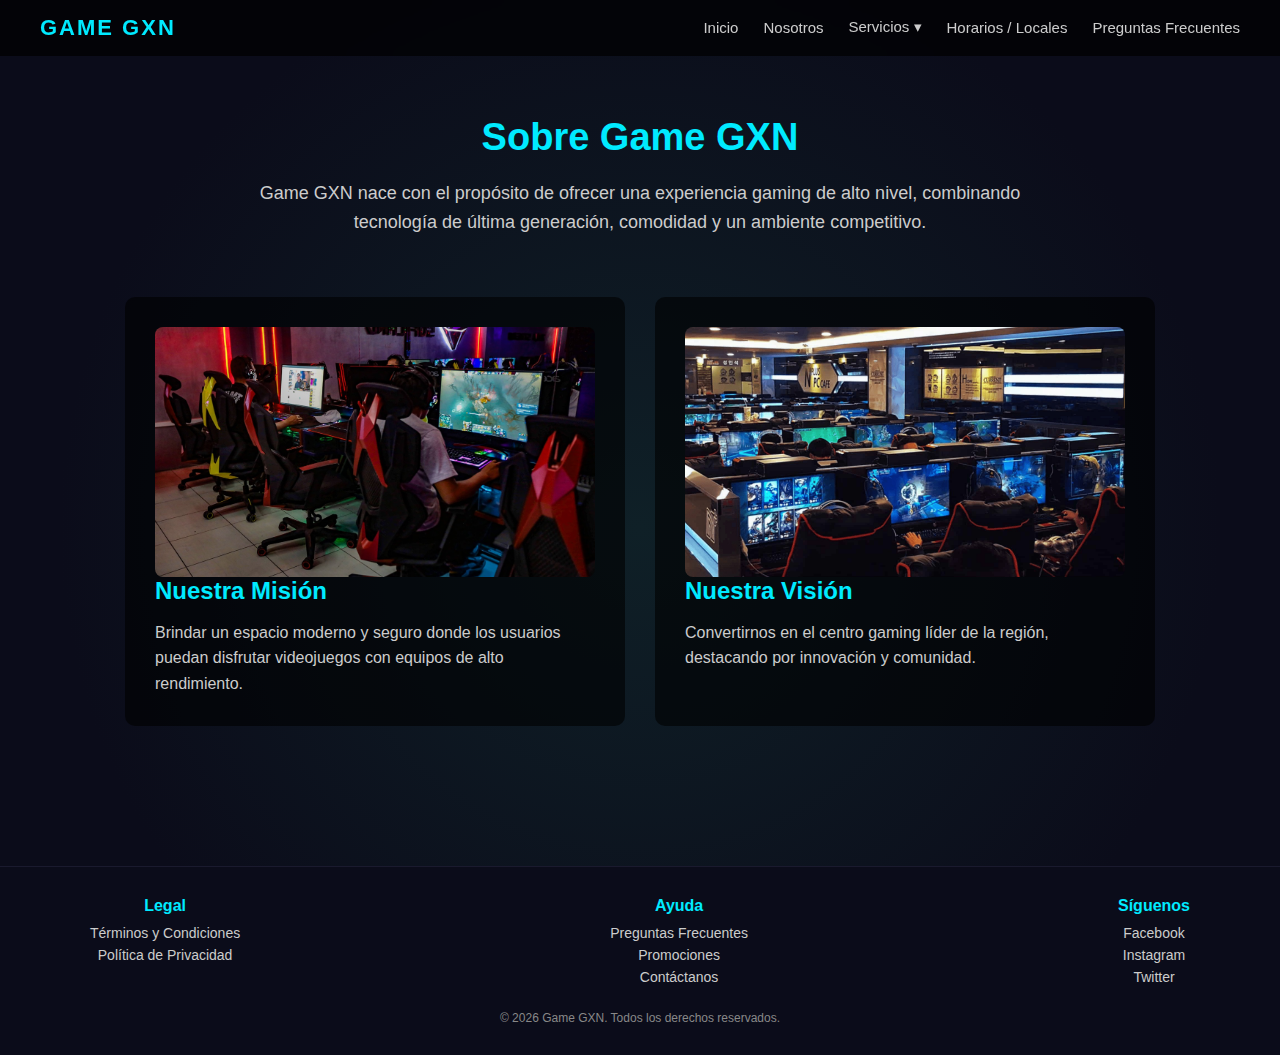
<file: nosotros.html>
<!DOCTYPE html>
<html lang="es">
<head>
    <meta charset="UTF-8">
    <title>Game GXN - Nosotros</title>
    <link rel="stylesheet" href="css/estilos.css">
</head>
<body class="nosotros">

<header class="navbar">
    <div class="logo">GAME GXN</div>

    <nav>
        <a href="index.html">Inicio</a>
        <a href="nosotros.html">Nosotros</a>

        <div class="dropdown">
            <button class="dropbtn">Servicios ▾</button>
            <div class="dropdown-content">
                <a href="alquiler.html">Alquilar PC</a>
                <a href="carta.html">Carta</a>
            </div>
        </div>

        <a href="locales.html">Horarios / Locales</a>
        <a href="faq.html">Preguntas Frecuentes</a>
    </nav>
</header>

<main class="contenido">

    <!-- SOBRE GAME GXN -->
    <section class="bloque-principal">
        <h1>Sobre Game GXN</h1>
        <p>
            Game GXN nace con el propósito de ofrecer una experiencia gaming
            de alto nivel, combinando tecnología de última generación,
            comodidad y un ambiente competitivo.
        </p>
    </section>

    <!-- MISION Y VISION -->
    <section class="bloques-secundarios">

        <div class="card">
            <div class="imagen-cardd">
                <img src="imagenes/nosotros/mision.jpg" alt="Misión">
            </div>
            <h2>Nuestra Misión</h2>
            <p>
                Brindar un espacio moderno y seguro donde los usuarios puedan
                disfrutar videojuegos con equipos de alto rendimiento.
            </p>
        </div>

        <div class="card">
            <div class="imagen-cardd">
                <img src="imagenes/nosotros/vision.jpg" alt="Visión">
            </div>
            <h2>Nuestra Visión</h2>
            <p>
                Convertirnos en el centro gaming líder de la región,
                destacando por innovación y comunidad.
            </p>
        </div>

    </section>

</main>

<!-- FOOTER EMPRESARIAL -->
<footer class="menu-inferior">
    <div class="footer-container">
        <div class="footer-secciones">

            <!-- Información legal -->
            <div class="footer-seccion">
                <h4>Legal</h4>
                <a href="#">Términos y Condiciones</a>
                <a href="#">Política de Privacidad</a>
            </div>

            <!-- Ayuda y soporte -->
            <div class="footer-seccion">
                <h4>Ayuda</h4>
                <a href="faq.html">Preguntas Frecuentes</a>
                <a href="carta.html">Promociones</a>
                <a href="locales.html">Contáctanos</a>
            </div>

            <!-- Redes sociales -->
            <div class="footer-seccion">
                <h4>Síguenos</h4>
                <a href="https://www.facebook.com" target="_blank">Facebook</a>
                <a href="https://www.instagram.com" target="_blank">Instagram</a>
                <a href="https://www.twitter.com" target="_blank">Twitter</a>
            </div>

        </div>

        <div class="footer-copy">
            &copy; 2026 Game GXN. Todos los derechos reservados.
        </div>
    </div>
</footer>

</body>
</html>
</file>
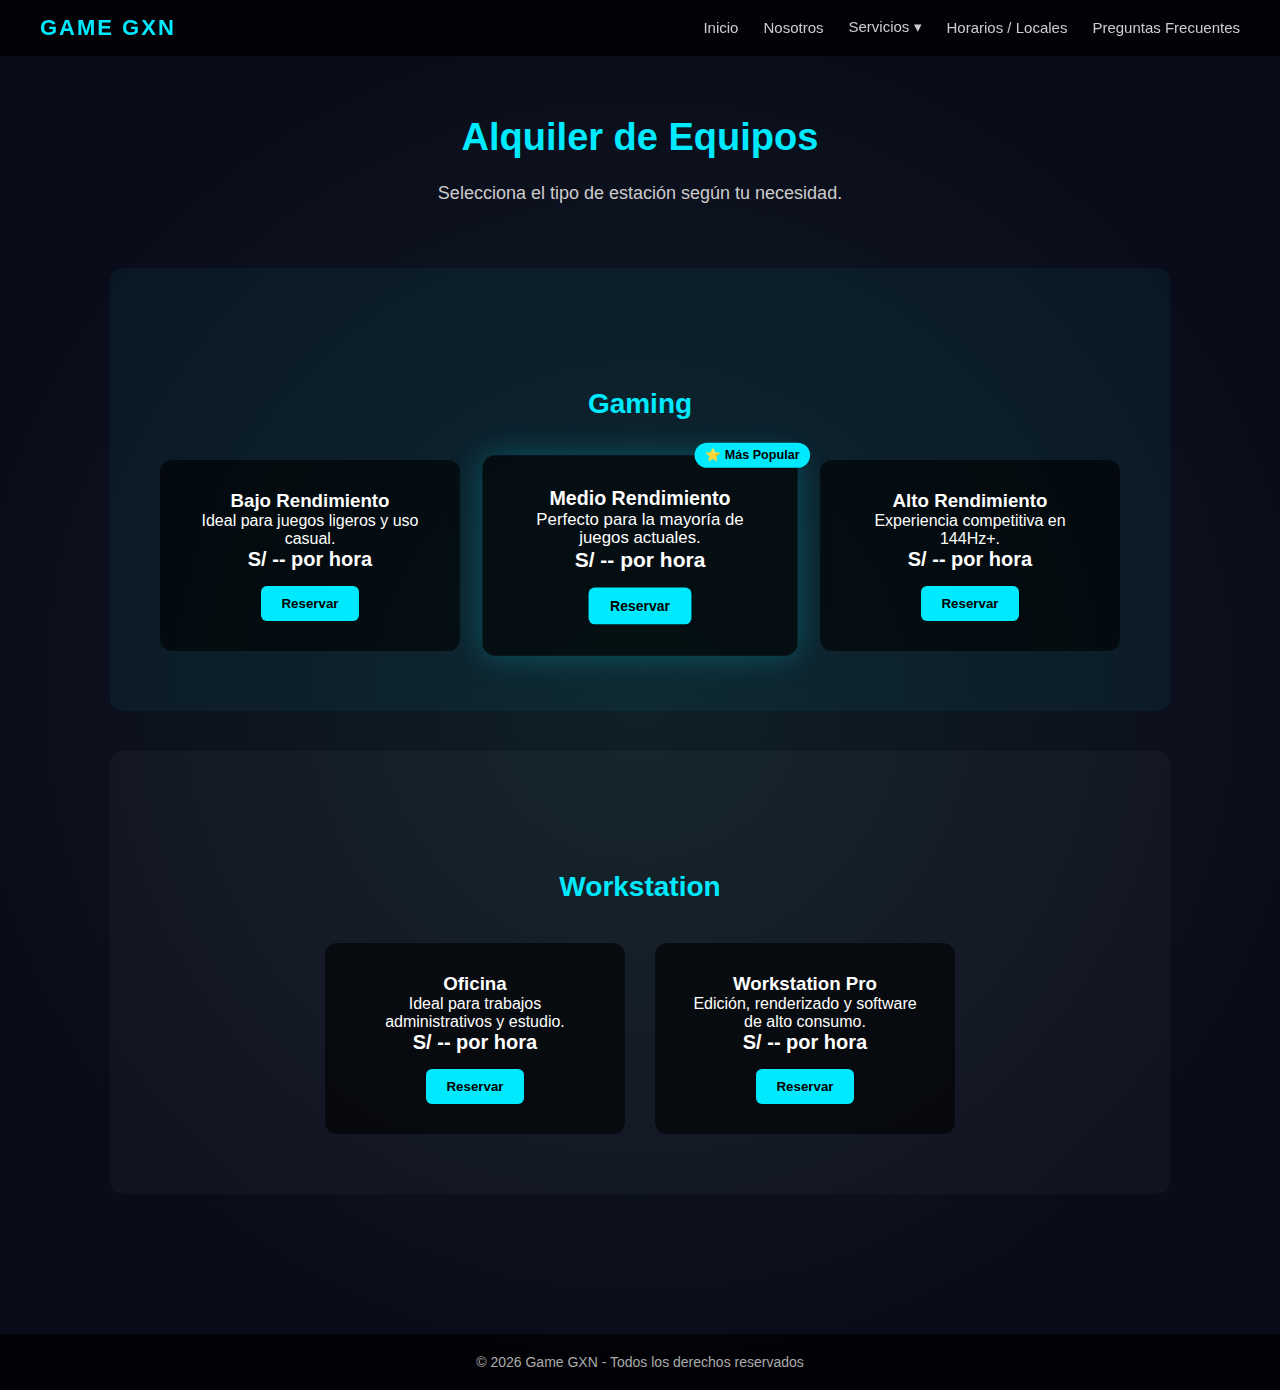
<file: docs/alquiler.html>
<!DOCTYPE html>
<html lang="es">
<head>
    <meta charset="UTF-8">
    <title>Game GXN - Alquiler</title>
    <link rel="stylesheet" href="../css/estilos.css">
</head>
<body>

    <!-- NAVBAR -->
    <header class="navbar">
        <div class="logo">GAME GXN</div>

        <nav>
            <a href="index.html">Inicio</a>
            <a href="nosotros.html">Nosotros</a>

            <div class="dropdown">
                <button class="dropbtn">Servicios ▾</button>
                <div class="dropdown-content">
                    <a href="alquiler.html">Alquilar PC</a>
                    <a href="carta.html">Carta</a>
                </div>
            </div>

            <a href="locales.html">Horarios / Locales</a>
            <a href="faq.html">Preguntas Frecuentes</a>
        </nav>
    </header>

    <!-- CONTENIDO -->
    <main class="contenido">

        <section class="bloque-principal">
            <h1>Alquiler de Equipos</h1>
            <p>Selecciona el tipo de estación según tu necesidad.</p>
        </section>

        <!-- ================= GAMING ================= -->
        <section class="seccion gaming">

            <h2 class="categoria">Gaming</h2>

            <div class="planes">

                <div class="plan-card">
                    <h3>Bajo Rendimiento</h3>
                    <p>Ideal para juegos ligeros y uso casual.</p>
                    <div class="precio">S/ -- por hora</div>
                    <button class="btn">Reservar</button>
                </div>

                <div class="plan-card destacado">
                    <div class="badge">⭐ Más Popular</div>
                    <h3>Medio Rendimiento</h3>
                    <p>Perfecto para la mayoría de juegos actuales.</p>
                    <div class="precio">S/ -- por hora</div>
                    <button class="btn">Reservar</button>
                </div>

                <div class="plan-card">
                    <h3>Alto Rendimiento</h3>
                    <p>Experiencia competitiva en 144Hz+.</p>
                    <div class="precio">S/ -- por hora</div>
                    <button class="btn">Reservar</button>
                </div>

            </div>

        </section>

        <!-- ================= WORKSTATION ================= -->
        <section class="seccion workstation">

            <h2 class="categoria">Workstation</h2>

            <div class="planes">

                <div class="plan-card">
                    <h3>Oficina</h3>
                    <p>Ideal para trabajos administrativos y estudio.</p>
                    <div class="precio">S/ -- por hora</div>
                    <button class="btn">Reservar</button>
                </div>

                <div class="plan-card">
                    <h3>Workstation Pro</h3>
                    <p>Edición, renderizado y software de alto consumo.</p>
                    <div class="precio">S/ -- por hora</div>
                    <button class="btn">Reservar</button>
                </div>

            </div>

        </section>

    </main>

    <!-- FOOTER -->
    <footer>
        <p>© 2026 Game GXN - Todos los derechos reservados</p>
    </footer>

</body>
</html>
</file>
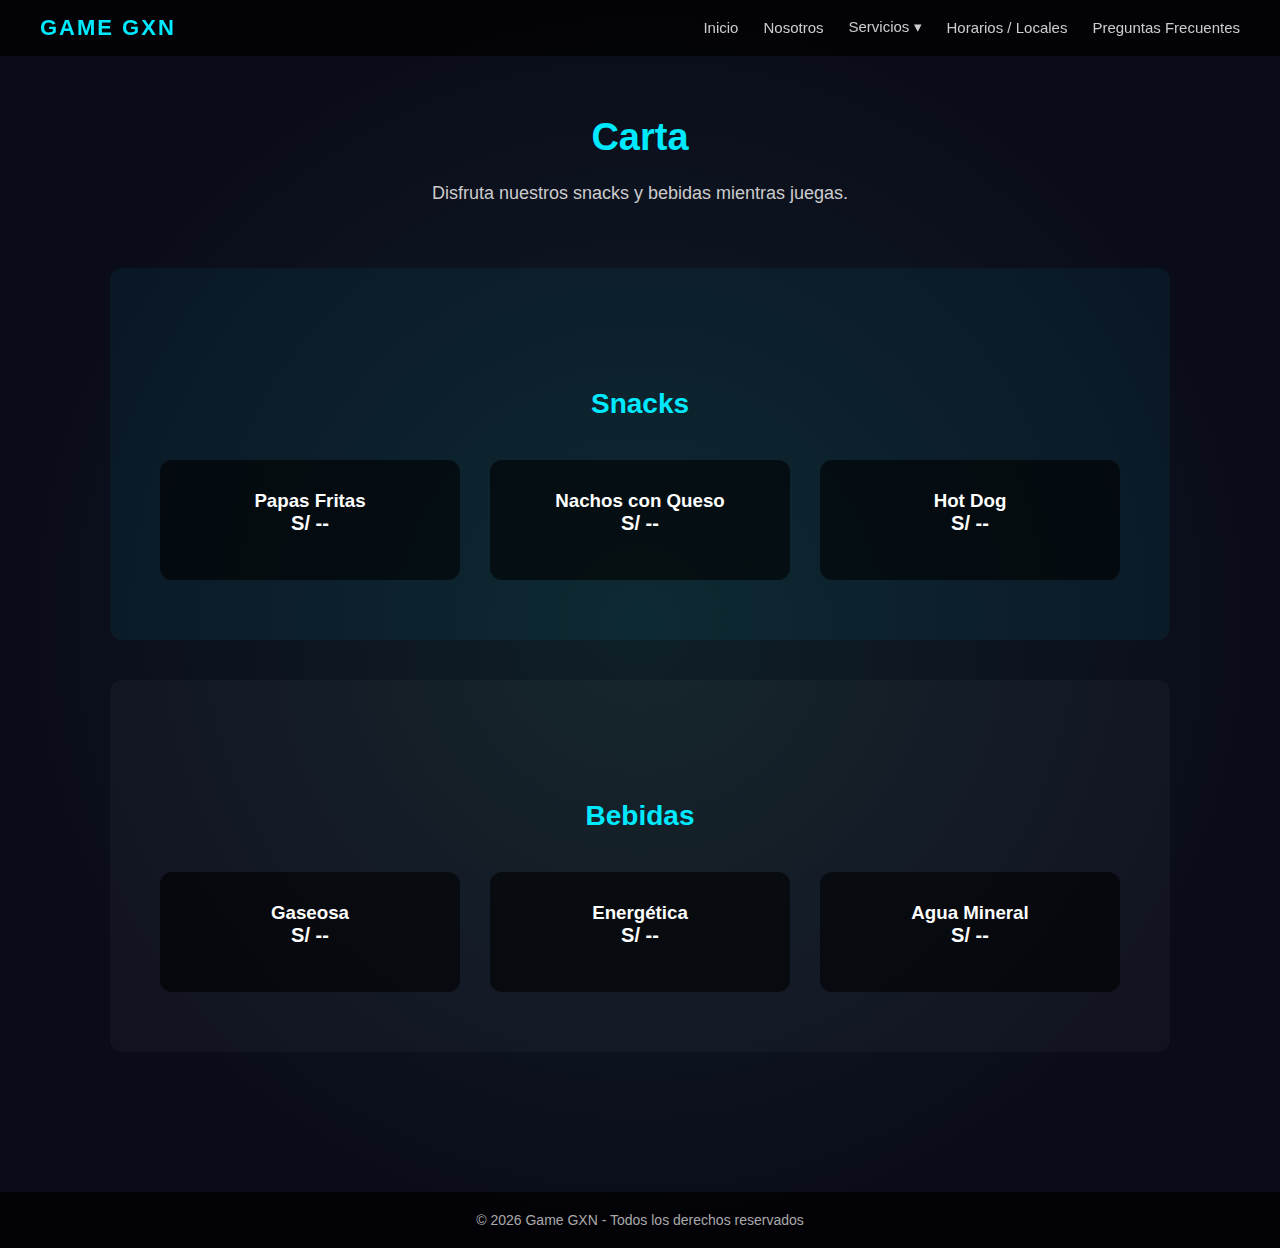
<file: docs/carta.html>
<!DOCTYPE html>
<html lang="es">
<head>
    <meta charset="UTF-8">
    <title>Game GXN - Carta</title>
    <link rel="stylesheet" href="../css/estilos.css">
</head>
<body>

    <!-- NAVBAR -->
    <header class="navbar">
        <div class="logo">GAME GXN</div>

        <nav>
            <a href="index.html">Inicio</a>
            <a href="nosotros.html">Nosotros</a>

            <div class="dropdown">
                <button class="dropbtn">Servicios ▾</button>
                <div class="dropdown-content">
                    <a href="alquiler.html">Alquilar PC</a>
                    <a href="carta.html">Carta</a>
                </div>
            </div>

            <a href="locales.html">Horarios / Locales</a>
            <a href="faq.html">Preguntas Frecuentes</a>
        </nav>
    </header>

    <!-- CONTENIDO -->
    <main class="contenido">

        <section class="bloque-principal">
            <h1>Carta</h1>
            <p>Disfruta nuestros snacks y bebidas mientras juegas.</p>
        </section>

        <!-- SNACKS -->
        <section class="seccion gaming">
            <h2 class="categoria">Snacks</h2>

            <div class="planes">

                <div class="plan-card">
                    <h3>Papas Fritas</h3>
                    <div class="precio">S/ --</div>
                </div>

                <div class="plan-card">
                    <h3>Nachos con Queso</h3>
                    <div class="precio">S/ --</div>
                </div>

                <div class="plan-card">
                    <h3>Hot Dog</h3>
                    <div class="precio">S/ --</div>
                </div>

            </div>
        </section>

        <!-- BEBIDAS -->
        <section class="seccion workstation">
            <h2 class="categoria">Bebidas</h2>

            <div class="planes">

                <div class="plan-card">
                    <h3>Gaseosa</h3>
                    <div class="precio">S/ --</div>
                </div>

                <div class="plan-card">
                    <h3>Energética</h3>
                    <div class="precio">S/ --</div>
                </div>

                <div class="plan-card">
                    <h3>Agua Mineral</h3>
                    <div class="precio">S/ --</div>
                </div>

            </div>
        </section>

    </main>

    <!-- FOOTER -->
    <footer>
        <p>© 2026 Game GXN - Todos los derechos reservados</p>
    </footer>

</body>
</html>
</file>
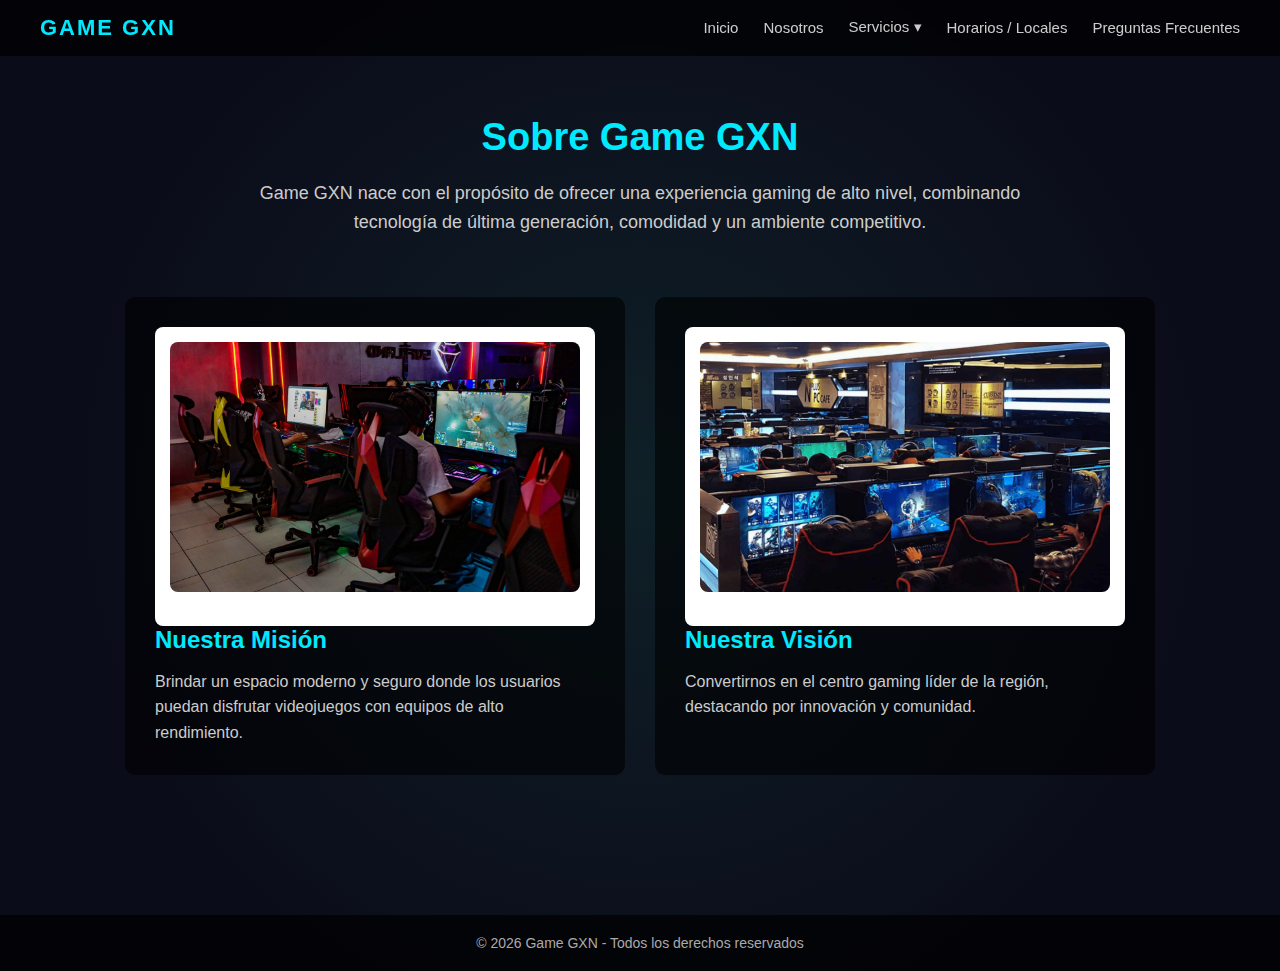
<file: docs/nosotros.html>
<!DOCTYPE html>
<html lang="es">
<head>
    <meta charset="UTF-8">
    <title>Game GXN - Nosotros</title>
    <link rel="stylesheet" href="../css/estilos.css">
</head>
<body>

<header class="navbar">
    <div class="logo">GAME GXN</div>

    <nav>
        <a href="index.html">Inicio</a>
        <a href="nosotros.html">Nosotros</a>

        <div class="dropdown">
            <button class="dropbtn">Servicios ▾</button>
            <div class="dropdown-content">
                <a href="alquiler.html">Alquilar PC</a>
                <a href="carta.html">Carta</a>
            </div>
        </div>

        <a href="locales.html">Horarios / Locales</a>
        <a href="faq.html">Preguntas Frecuentes</a>
    </nav>
</header>

<main class="contenido">

    <!-- SOBRE GAME GXN -->
    <section class="bloque-principal">
        <h1>Sobre Game GXN</h1>
        <p>
            Game GXN nace con el propósito de ofrecer una experiencia gaming
            de alto nivel, combinando tecnología de última generación,
            comodidad y un ambiente competitivo.
        </p>
    </section>

    <!-- MISION Y VISION -->
    <section class="bloques-secundarios">

        <div class="card">
            <div class="imagen-card">
                <img src="../imagenes/nosotros/mision.jpg" alt="Misión">
            </div>
            <h2>Nuestra Misión</h2>
            <p>
                Brindar un espacio moderno y seguro donde los usuarios puedan
                disfrutar videojuegos con equipos de alto rendimiento.
            </p>
        </div>

        <div class="card">
            <div class="imagen-card">
                <img src="../imagenes/nosotros/vision.jpg" alt="Visión">
            </div>
            <h2>Nuestra Visión</h2>
            <p>
                Convertirnos en el centro gaming líder de la región,
                destacando por innovación y comunidad.
            </p>
        </div>

    </section>

</main>

<footer>
    <p>© 2026 Game GXN - Todos los derechos reservados</p>
</footer>

</body>
</html>
</file>
<file: css/estilos.css>
/* ===================================================== */
/* ===================== RESET GENERAL ================= */
/* ===================================================== */

* {
    margin: 0;
    padding: 0;
    box-sizing: border-box;
}

body {
    font-family: 'Segoe UI', sans-serif;
    background: radial-gradient(circle at center, #0f2027, #0b0c1a 70%);
    color: white;
    min-height: 100vh;
}

/* ===================================================== */
/* ===================== NAVBAR ======================== */
/* ===================================================== */

.navbar {
    display: flex;
    justify-content: space-between;
    align-items: center;
    padding: 15px 40px;
    background: rgba(0,0,0,0.7);
    backdrop-filter: blur(8px);
    position: sticky;
    top: 0;
    z-index: 1000;
}

.logo {
    font-size: 22px;
    font-weight: bold;
    letter-spacing: 2px;
    color: #00eaff;
}

nav {
    display: flex;
    align-items: center;
    gap: 25px;
}

/* Links generales */
nav a,
.dropbtn {
    color: #ccc;
    text-decoration: none;
    background: none;
    border: none;
    font-size: 15px;
    cursor: pointer;
    position: relative;
    transition: 0.3s ease;
}

/* Efecto subrayado */
nav a::after,
.dropbtn::after {
    content: "";
    display: block;
    height: 2px;
    background: #00eaff;
    transform: scaleX(0);
    transition: transform 0.3s ease;
}

nav a:hover::after,
.dropbtn:hover::after {
    transform: scaleX(1);
}

nav a:hover,
.dropbtn:hover {
    color: #00eaff;
}

/* ===================================================== */
/* ===================== DROPDOWN ====================== */
/* ===================================================== */

.dropdown {
    position: relative;
}

.dropdown-content {
    display: none;
    position: absolute;
    top: 100%;
    left: 0;
    background: rgba(0,0,0,0.95);
    min-width: 180px;
    border-radius: 6px;
    overflow: hidden;
    padding: 5px 0;
}

.dropdown-content a {
    display: block;
    padding: 12px 15px;
    transition: 0.3s ease;
}

.dropdown-content a:hover {
    background: #00eaff;
    color: black;
}

.dropdown:hover .dropdown-content {
    display: block;
}

/* ===================================================== */
/* ===================== HERO (INDEX) ================== */
/* ===================================================== */

.hero {
    position: relative;
    text-align: center;
    padding: 50px 20px;
    min-height: 100vh; /* mínimo una pantalla */
    height: auto;       /* permite crecer si es necesario */
    background: radial-gradient(circle at center, #0f2027, #0b0c1a 70%);
    color: white;
    overflow: hidden;
    display: flex;
    flex-direction: column;
    justify-content: center;
}

.hero h1 {
    font-size: 70px;
    z-index: 2;
    position: relative;
}

.hero p {
    font-size: 24px;
    margin-top: 20px;
    z-index: 2;
    position: relative;
}

.floating-words {
    position: absolute;
    top: 0;
    left: 0;
    width: 100%;
    height: 100%;
    pointer-events: none;
    overflow: hidden;
}

.floating-words .word {
    position: absolute;
    font-weight: bold;
    white-space: nowrap;
    color: #00eaff;
    font-size: 70px;
    text-shadow: 0 0 10px #00eaff50, 0 0 20px #00eaff30;
    animation: scrollFade 10s linear infinite;
    animation-fill-mode: both; /* importante para que respete delay al iniciar */
}

/* Animación tipo carrete con fade */
@keyframes floatUp {
    0% {
        transform: translateY(0);
        opacity: 0;
    }
    10% {
        opacity: 1;
    }
    100% {
        transform: translateY(-120vh); /* sube más que la altura de la pantalla */
        opacity: 0;
    }
}

/* ===================================================== */
/* ===================== SECCIONES BASE ================= */
/* ===================================================== */

.contenido,
.seccion {
    padding: 60px 20px;
    max-width: 1100px;
    margin: auto;
}

.seccion {
    margin-top: 40px;
    border-radius: 12px;
}

/* ===================================================== */
/* ===================== NOSOTROS ====================== */
/* ===================================================== */

.bloque-principal {
    text-align: center;
    margin-bottom: 60px;
}

.bloque-principal h1 {
    font-size: 38px;
    margin-bottom: 20px;
    color: #00eaff;
}

.bloque-principal p {
    font-size: 18px;
    color: #ccc;
    line-height: 1.6;
    max-width: 800px;
    margin: auto;
}

/* Bloques secundarios */
.bloques-secundarios {
    display: flex;
    gap: 30px;
    justify-content: center;
    flex-wrap: wrap;
}

/* Card que contiene la imagen */
.imagen-cardd {
    background: transparent;  /* quita fondo blanco */
    padding: 0;               /* quita el espacio interno que crea borde blanco */
    border-radius: 8px;       /* opcional, solo si quieres esquinas redondeadas */
    overflow: hidden;          /* importante: recorta los bordes de la imagen si usa border-radius */
}

/* Imagen dentro de la card */
body.nosotros .imagen-cardd img {
    width: 100%;
    height: 250px;             /* ajusta el alto que quieras */
    object-fit: cover;         /* llena todo el espacio, recortando bordes si es necesario */
    display: block;            /* elimina espacios extra debajo de la imagen */
}

/* ===================================================== */
/* ===================== CARDS GENERALES =============== */
/* ===================================================== */

.card {
    background: rgba(0,0,0,0.6);
    padding: 30px;
    border-radius: 10px;
    flex: 1 1 400px;
    max-width: 500px;
    transition: 0.3s ease;
}

.card:hover {
    transform: translateY(-5px);
    box-shadow: 0 0 25px #00eaff80;
}

.card h2 {
    margin-bottom: 15px;
    color: #00eaff;
}

.card p {
    color: #ccc;
    line-height: 1.6;
}

/* Imagen dentro de card */
.imagen-card img {
    width: 100%;
    height: 250px;
    object-fit: cover;
    border-radius: 8px;
    margin-bottom: 15px;
    transition: 0.3s ease;
}

.imagen-card {
    background: white;
    padding: 15px;
    border-radius: 8px;
}

.card:hover .imagen-card img {
    box-shadow: 0 0 20px #00eaff80;
}

/* ===================================================== */
/* ===================== BLOQUE FLEX =================== */
/* ===================================================== */

.bloque-flex {
    display: flex;
    align-items: center;
    gap: 40px;
    flex-wrap: wrap;
}

.imagen img {
    width: 350px;
    border-radius: 10px;
    box-shadow: 0 0 20px #00eaff50;
}

.texto {
    flex: 1;
}

/* ===================================================== */
/* ===================== ALQUILER ====================== */
/* ===================================================== */

.planes {
    display: flex;
    gap: 30px;
    justify-content: center;
    flex-wrap: wrap;
    margin-top: 40px;
}

.plan-card {
    position: relative;
    background: rgba(0,0,0,0.6);
    padding: 30px;
    border-radius: 12px;
    width: 300px;
    text-align: center;
    transition: 0.3s ease;
}

.plan-card:hover {
    transform: translateY(-8px);
    box-shadow: 0 0 30px #00eaff60;
}

.plan-card h2 {
    color: #00eaff;
    margin-bottom: 20px;
}

.plan-card ul {
    list-style: none;
    margin-bottom: 20px;
    color: #ccc;
}

.plan-card ul li {
    margin-bottom: 8px;
}

.precio {
    font-size: 20px;
    font-weight: bold;
    margin-bottom: 15px;
}

/* Botones */
.btn {
    background: #00eaff;
    color: black;
    border: none;
    padding: 10px 20px;
    border-radius: 6px;
    cursor: pointer;
    font-weight: bold;
    transition: 0.3s ease;
}

.btn:hover {
    background: white;
}

/* Plan destacado */
.destacado {
    transform: scale(1.05);
    box-shadow: 0 0 30px #00eaff40;
}

.badge {
    position: absolute;
    top: -12px;
    right: -12px;
    background: #00eaff;
    color: black;
    padding: 5px 10px;
    font-size: 12px;
    font-weight: bold;
    border-radius: 20px;
}

/* ===================================================== */
/* ===================== CATEGORÍAS ==================== */
/* ===================================================== */

.categoria {
    margin-top: 60px;
    margin-bottom: 20px;
    text-align: center;
    color: #00eaff;
    font-size: 28px;
}

.gaming {
    background: rgba(0, 234, 255, 0.05);
}

.workstation {
    background: rgba(255, 255, 255, 0.03);
}

/* ===================================================== */
/* ===================== FOOTER ======================== */
/* ===================================================== */

footer {
    text-align: center;
    padding: 20px;
    background: rgba(0,0,0,0.7);
    margin-top: 80px;
    font-size: 14px;
    color: #aaa;
}

/* ===================================================== */
/* ===================== RESPONSIVE ==================== */
/* ===================================================== */

@media (max-width: 768px) {

    .navbar {
        flex-direction: column;
        gap: 10px;
    }

    nav {
        flex-wrap: wrap;
        justify-content: center;
    }

    .hero h1 {
        font-size: 30px;
    }

    .bloque-principal h1 {
        font-size: 28px;
    }

    .bloque-flex {
        flex-direction: column;
        text-align: center;
    }

    .imagen img {
        width: 100%;
        max-width: 350px;
    }
}

/* ===================================================== */
/* ============ BOTÓN ESPECIFICACIONES ================= */
/* ===================================================== */

.btn-specs {
    margin-top: 10px;
    background: transparent;
    border: 1px solid #00eaff;
    color: #00eaff;
    padding: 8px 15px;
    border-radius: 6px;
    cursor: pointer;
    font-size: 14px;
    transition: 0.3s ease;
}

.btn-specs:hover {
    background: #00eaff;
    color: black;
}

/* Caja desplegable */
.specs-box {
    max-height: 0;
    overflow: hidden;
    padding: 0 15px;          /* sin padding vertical cuando está cerrado */
    margin-top: 0;            /* sin espacio cuando está cerrado */
    border: none;             /* sin borde cuando está cerrado */
    background: rgba(0, 0, 0, 0.85);
    border-radius: 8px;
    font-size: 14px;
    color: #ccc;
    transition: all 0.3s ease;
}

.specs-box.active {
    padding: 15px;
    margin-top: 15px;
    border: 1px solid #00eaff50;
}

/* Animación opcional si quieres efecto fade */
@keyframes fadeIn {
    from {
        opacity: 0;
        transform: translateY(-5px);
    }
    to {
        opacity: 1;
        transform: translateY(0);
    }
}

/* ================= MODAL ALQUILER ================= */

.modal {
    display: none;
    position: fixed;
    inset: 0;
    background: rgba(0,0,0,0.85);
    backdrop-filter: blur(5px);
    justify-content: center;
    align-items: center;
    z-index: 2000;
}

.modal-contenido {
    background: #0f0f0f;
    padding: 40px;
    border-radius: 15px;
    width: 500px;
    max-width: 90%;
    box-shadow: 0 0 40px #00eaff40;
    position: relative;
    animation: aparecer 0.3s ease;
}

@keyframes aparecer {
    from { transform: scale(0.9); opacity: 0; }
    to { transform: scale(1); opacity: 1; }
}

.modal-contenido h2 {
    text-align: center;
    margin-bottom: 20px;
    color: #00eaff;
}

/* Inputs modernos */
.modal-contenido input {
    width: 100%;
    padding: 12px 15px;
    margin-bottom: 15px;
    border-radius: 8px;
    border: 1px solid #333;
    background: #1a1a1a;
    color: white;
    font-size: 14px;
    transition: 0.3s ease;
}

.modal-contenido input:focus {
    border-color: #00eaff;
    box-shadow: 0 0 10px #00eaff50;
    outline: none;
}

/* Label */
.modal-contenido label {
    font-size: 14px;
    color: #aaa;
}

/* Total resaltado */
#totalPagar {
    font-size: 18px;
    font-weight: bold;
    color: #00eaff;
    margin: 10px 0 15px 0;
}

/* Botón */
.modal-contenido .btn {
    width: 100%;
    padding: 12px;
    font-size: 15px;
}

/* Botón cerrar */
.cerrar {
    position: absolute;
    top: 15px;
    right: 20px;
    cursor: pointer;
    font-size: 24px;
    color: #aaa;
    transition: 0.3s ease;
}

.cerrar:hover {
    color: #00eaff;
}

/* Código */
.codigo-box {
    margin-top: 20px;
    padding: 15px;
    background: #111;
    border: 1px solid #00eaff50;
    border-radius: 8px;
    text-align: center;
    font-weight: bold;
    color: #00eaff;
}

/* ================== MODAL CARTA ================== */
.btn-pedir {
    margin-top: 10px;
    background: #00eaff;
    color: black;
    border: none;
    padding: 8px 15px;
    border-radius: 6px;
    cursor: pointer;
    font-weight: bold;
    transition: 0.3s ease;
}

.btn-pedir:hover {
    background: white;
}

/* Ajustes del modal */
.modal-contenido h2 {
    margin-bottom: 20px;
}

.modal-contenido label {
    display: block;
    margin-top: 10px;
    margin-bottom: 5px;
    font-size: 14px;
    color: #aaa;
}

.modal-contenido select,
.modal-contenido input {
    width: 100%;
    padding: 10px 12px;
    margin-bottom: 12px;
    border-radius: 6px;
    border: 1px solid #333;
    background: #1a1a1a;
    color: white;
    font-size: 14px;
    transition: 0.3s ease;
}

.modal-contenido select:focus,
.modal-contenido input:focus {
    border-color: #00eaff;
    box-shadow: 0 0 8px #00eaff50;
    outline: none;
}

#listaPedido {
    list-style: none;
    padding-left: 0;
    margin-top: 10px;
}

#listaPedido li {
    margin-bottom: 6px;
    color: #ccc;
    font-size: 14px;
}

/* ====== IMÁGENES DE SNACKS Y BEBIDAS ====== */
.producto-img {
    width: 130px;          /* ancho uniforme */
    height: 130px;         /* alto uniforme */
    object-fit: contain;   /* mantiene proporción sin recortar */
    background-color: #ffffff;  /* fondo blanco */
    padding: 12px;         /* espacio interno */
    border-radius: 12px;   /* esquinas redondeadas */
    box-shadow: 0 4px 10px rgba(0, 0, 0, 0.2); /* sombra sutil */
    margin-bottom: 10px;   /* espacio debajo de la imagen */
}

/* ==================== FAQ ==================== */
.faq-container {
    max-width: 800px;
    margin: 40px auto;
    display: flex;
    flex-direction: column;
    gap: 10px;
}

.faq-label {
    display: block;
    background: rgba(0,234,255,0.2);
    padding: 15px 20px;
    border-radius: 8px;
    cursor: pointer;
    font-weight: bold;
    transition: 0.3s;
}

.faq-label:hover {
    background: rgba(0,234,255,0.4);
}

.faq-toggle {
    display: none;
}

.faq-content {
    max-height: 0;
    overflow: hidden;
    padding: 0 20px;
    background: rgba(255,255,255,0.05);
    border-radius: 0 0 8px 8px;
    transition: max-height 0.3s ease, padding 0.3s ease;
}

.faq-toggle:checked + .faq-label + .faq-content {
    max-height: 300px;
    padding: 15px 20px;
}

/* ==================== MENÚ INFERIOR ==================== */
.menu-inferior {
    background: #0b0c1a; /* Fondo oscuro */
    border-top: 1px solid #1a1a2e;
    padding: 30px 20px;
    color: #ccc;
    width: 100%;
    font-size: 14px;
}

.footer-container {
    max-width: 1100px;
    margin: auto;
}

.footer-secciones {
    display: flex;
    justify-content: space-between;
    flex-wrap: wrap;
    gap: 30px;
    margin-bottom: 20px;
}

.footer-seccion h4 {
    color: #00eaff;
    margin-bottom: 10px;
    font-size: 16px;
}

.footer-seccion a {
    display: block;
    color: #ccc;
    text-decoration: none;
    margin-bottom: 6px;
    transition: color 0.2s ease;
}

.footer-seccion a:hover {
    color: #66f0ff;
    text-decoration: underline;
}

.footer-copy {
    text-align: center;
    font-size: 12px;
    color: #888;
}

/* RESPONSIVE */
@media (max-width: 768px) {
    .footer-secciones {
        flex-direction: column;
        align-items: center;
        text-align: center;
    }
}
</file>
